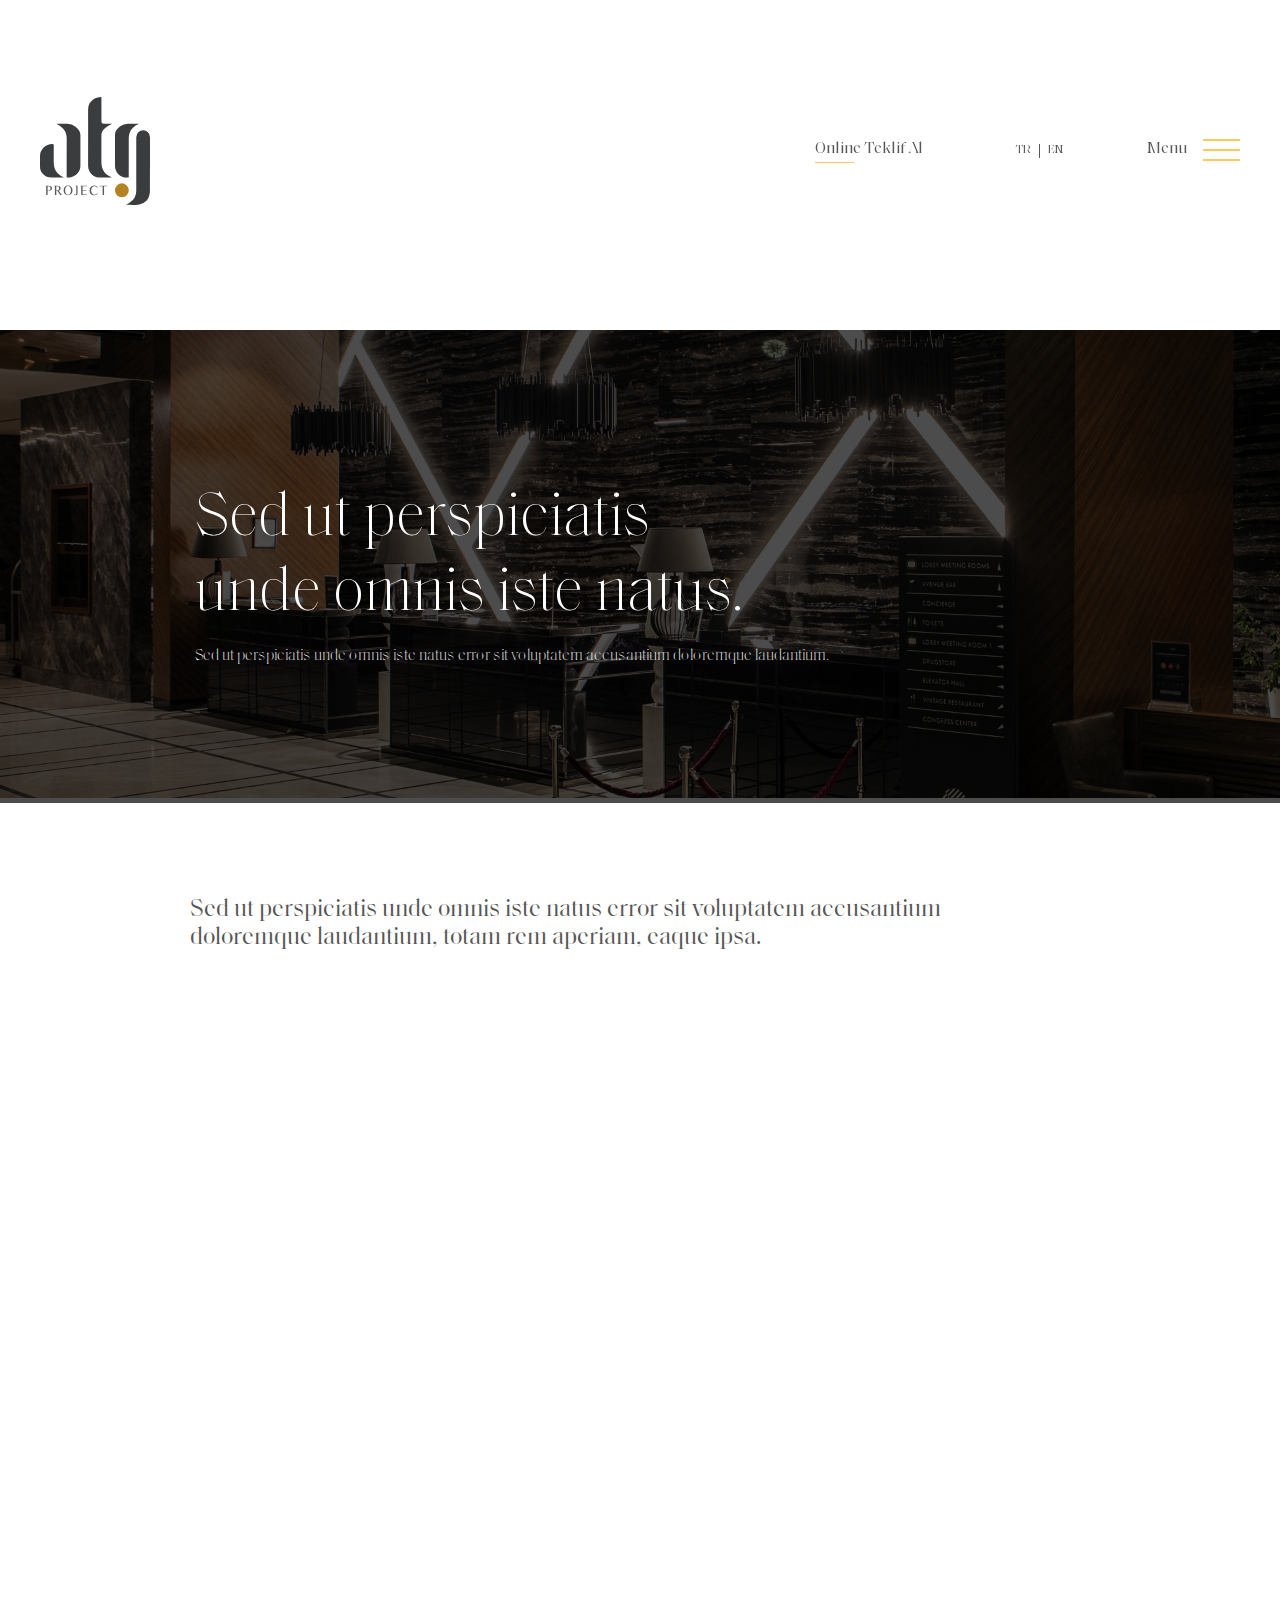
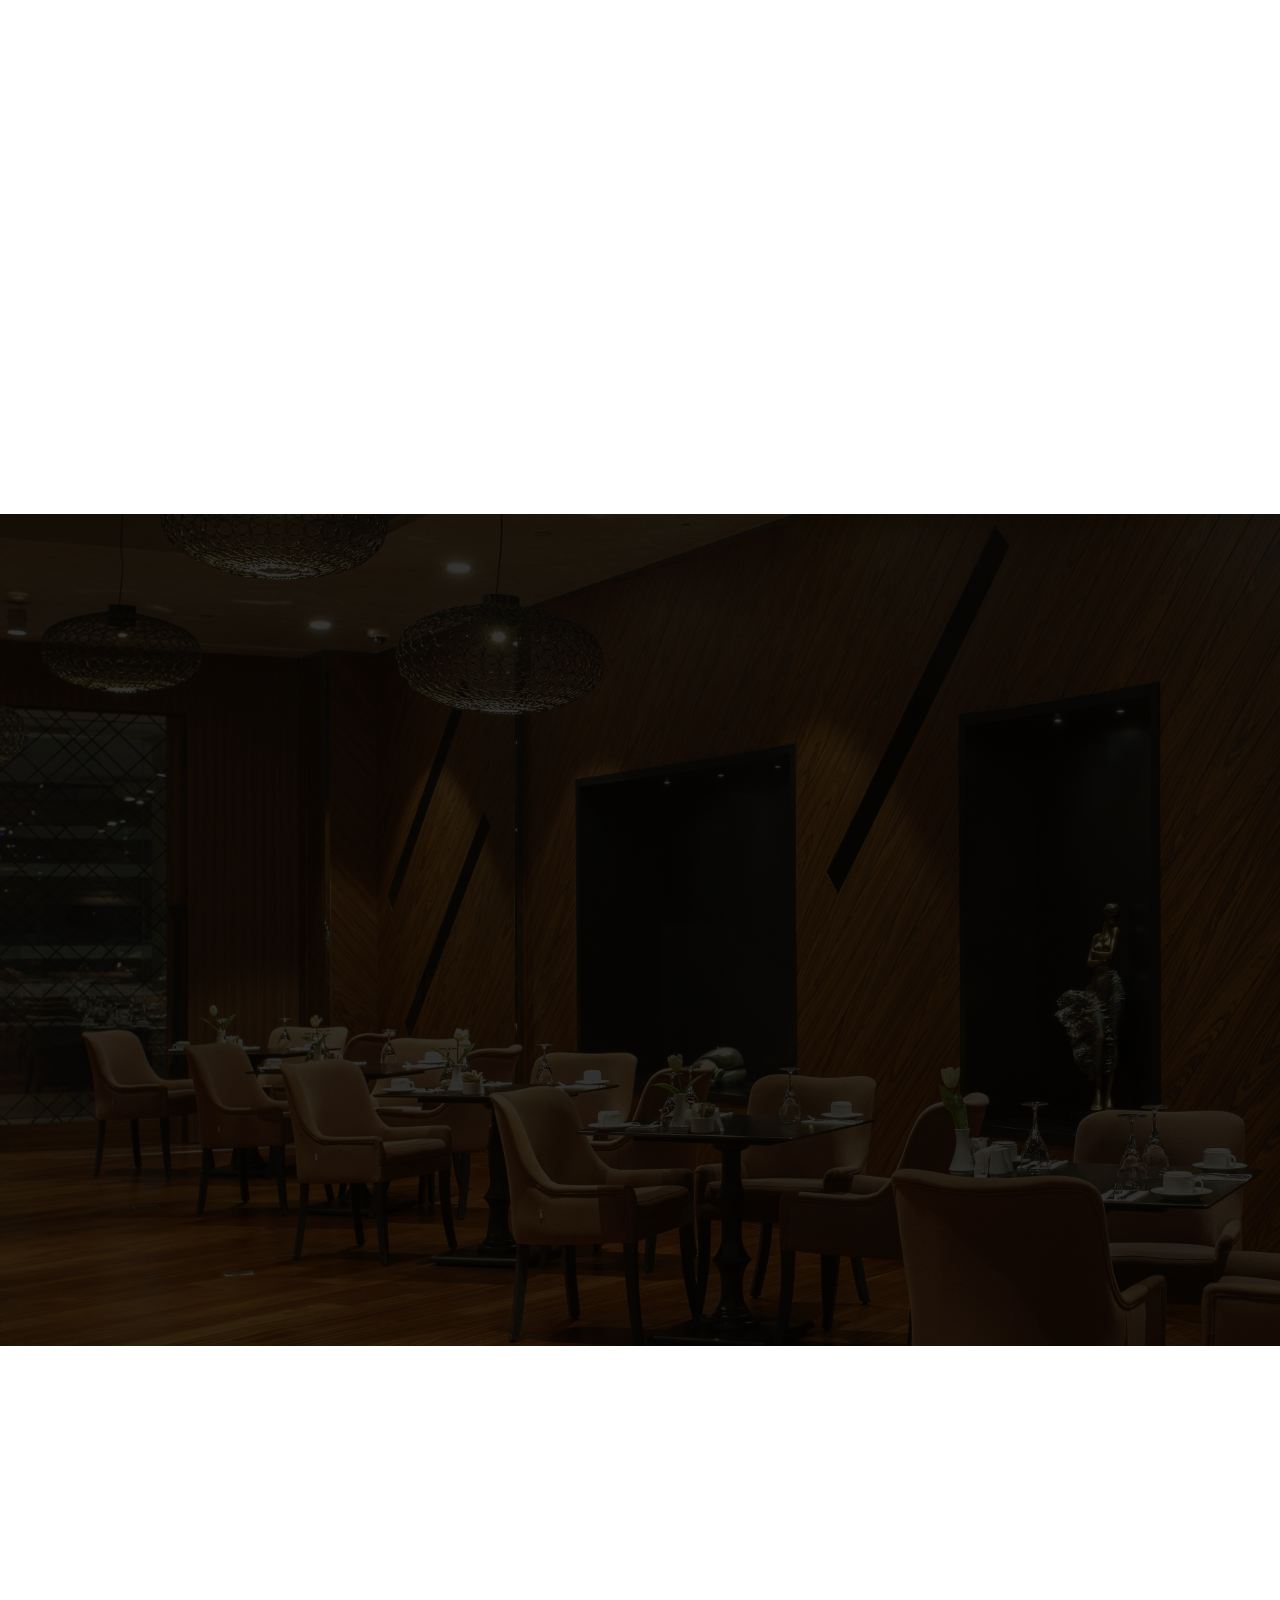
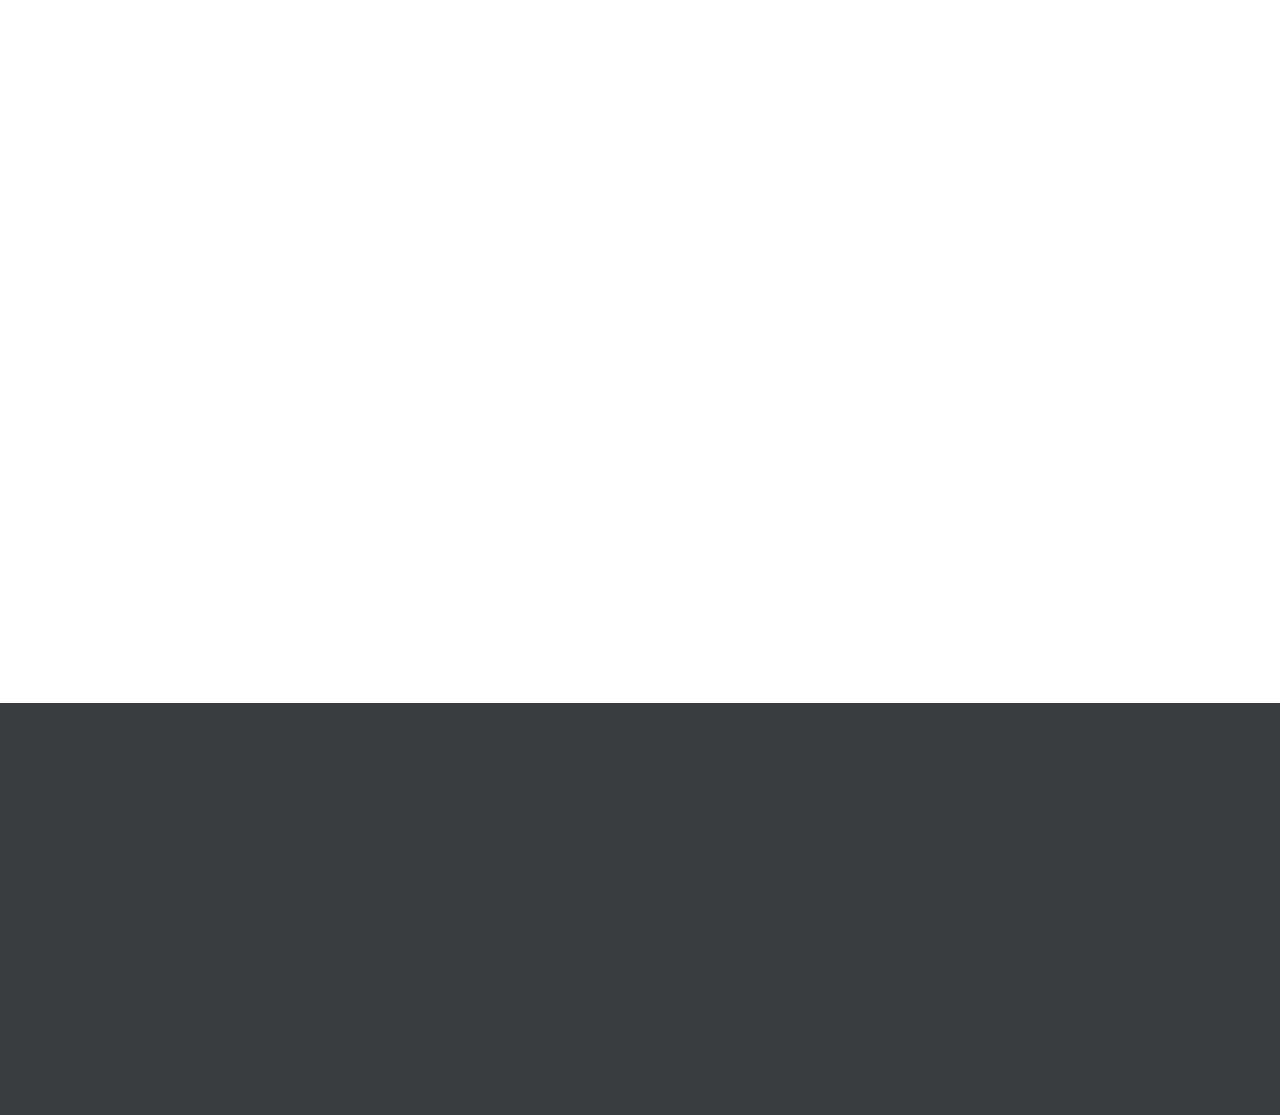
<file: blog-detay.html>
﻿<!DOCTYPE html>
<html xmlns="http://www.w3.org/1999/xhtml">
<head>
    <title></title>
    <meta http-equiv="X-UA-Compatible" content="IE=edge" />
    <link href="css/normalize.css" rel="stylesheet" />
    <script type="text/javascript">
        var cachebuster = Math.round(new Date().getTime() / 1000);
        document.write('<li' + 'nk rel="stylesheet" href="css/style.css?cb=' + cachebuster + '">');
    </script>
    <link rel="stylesheet" href="css/owl.carousel.min.css">
    <link rel="stylesheet" href="css/owl.theme.default.min.css">
    <link rel="stylesheet" type="text/css" href="css/animate.css" />
    <meta name="viewport" content="initial-scale=1.0" />

    
</head>
<body>
	<div class="online-teklif-popup">
		<form id="form" accept-charset="UTF-8" enctype="multipart/form-data" novalidate="">
		<a href="javascript:;" class="close"><img src="img/close.svg" /></a>
		<div class="center neler-yaptik ">
			<div class="left">
				<h2 data-split-letters-big="50">Online Teklif</h2> 
				<h3 data-split-letters="1000">Online Teklif Formu</h3>
				<div class="text">
					<div class="colm-text">
						Sed ut perspiciatis unde omnis iste natus error sit voluptatem <br>accusantium doloremque laudantium, totam rem aperiam, eaque ipsa<br> quae ab illo inventore veritatis et quasi.
					</div>
				</div>
				<div class="ik-form" data-wow-delay="1s">
					<div class="row">
						<span>İsim Soyisim</span>
						<input type="text" name="adiSoyadiOnline" id="adiSoyadiOnline" class="text">
					</div>
					<div class="row">
						<span>Telefon</span>
						<input type="text" name="telefonOnline" id="telefonOnline" class="text">
					</div>
					<div class="row">
						<span>E-Posta</span>
						<input type="email" id="emailOnline" name="emailOnline"  class="text">
					</div>
					<div class="row">
						<span>Mesajınız</span>
						<input type="text" id="mesajOnline" name="mesajOnline" class="text">
					</div>
					<div class="row">
						
						<div class="form-btn">
							<input type="submit" class="send-btn" value="gönder">
						</div>
						
					</div>
				</div>
				<div class="clr"></div>
			</div>
			<div class="clr"></div>
		</div>
	</form>
	</div>
    <div class="popup-bg"></div>
	

    <div class="menu-wrapper">
        <div class="center">
            <nav>
                <a href="index.html">Anasayfa <span>Anasayfa</span></a>
                <div class="clr"></div>
                <a href="kurumsal.html">Kurumsal <span>Kurumsal</span></a>
                <div class="clr"></div>
                <a href="neler-yaptik.html">Neler Yaptık<span>Neler Yaptık</span></a>
                <div class="clr"></div>
                <!--<a href="neler-yaptik.html">Neler Yaptık<span>Neler Yaptık</span></a>-->
                <div class="clr"></div>
                <a href="blog.html">Blog<span>Blog</span></a>
                <div class="clr"></div>
                <a class="link" href="index.html#iletisim" style="margin-bottom:0;">İletişim<span>İletişim</span></a>
            </nav>
            <div class="menu-bottom">
                <div class="item-menu social-left">
                    <a href="#"><img src="img/face-white.svg" /></a>
                    <a href="#"><img src="img/instagram-white.svg" /></a>
                    <a href="#"><img src="img/youtube-white.svg" /></a>
                </div>
                <div class="item-menu">
                    Anadolu Tasarım Grubu
                </div>
                <div class="item-menu">
                    2020
                </div>
            </div>
        </div>
    </div>

	<header>
		<div class="center">
            
            <nav>
                <div class="left-header">
                    <a href="index.html" class="logo"></a>
                </div>
                <div class="right-header">
                    <a href="javascript:;" class="online-teklif">Online Teklif Al</a>
                    <div class="lang">
                        <a href="#">TR</a>
                        <a href="#">EN</a>
                    </div>
                    <div class="menu-btn">
                        <p>Menu</p>
                        <div class="nav-icon">
                            <div></div>
                        </div>
                    </div>
                </div>
                
                
            </nav>
		</div>
    </header>
    

    
    <div class="blog-top">
        <img src="img/blog-detay.jpg" />
        <div class="text">
            <h1 data-split-letters-big="50">Sed ut perspiciatis<br> 
                unde omnis iste natus.</h1>
            <p class="wow fadeInUp" data-wow-delay="1s">Sed ut perspiciatis unde omnis iste natus error sit voluptatem accusantium doloremque laudantium.</p>
        </div>
    </div>

    

    <div class="blog-detail-content">
        <h3 class="wow fadeInUp" data-wow-delay="0.5s">Sed ut perspiciatis unde omnis iste natus error sit voluptatem accusantium doloremque laudantium, totam rem aperiam, eaque ipsa.</h3>
        <p class="wow fadeInUp" data-wow-delay="0.5s">Sed ut perspiciatis unde omnis iste natus error sit voluptatem accusantium doloremque laudantium, totam rem aperiam, eaque ipsa quae ab illo inventore veritatis et quasi architecto beatae vitae dicta sunt explicabo. Nemo enim ipsam voluptatem quia voluptas sit aspernatur aut odit aut fugit, sed quia consequuntur magni dolores eos qui ratione voluptatem sequi nesciunt. Neque porro quisquam est, qui dolorem ipsum quia dolor sit amet, consectetur, adipisci velit, sed quia non numquam eius modi tempora incidunt ut labore et dolore magnam aliquam quaerat voluptatem. Ut enim ad minima veniam, quis nostrum exercitationem ullam corporis suscipit laboriosam, nisi ut aliquid ex ea commodi consequatur? Quis autem vel eum iure reprehenderit qui in ea voluptate velit esse quam nihil molestiae consequatur, vel illum qui dolorem eum fugiat quo voluptas nulla pariatur? At vero eos et accusamus et iusto odio dignissimos ducimus qui blanditiis praesentium voluptatum deleniti atque corrupti quos dolores et quas molestias excepturi sint occaecati cupiditate non provident, similique sunt in culpa qui officia deserunt mollitia animi, id est laborum et dolorum fuga. Et harum quidem rerum facilis est et expedita distinctio.</p>
        <img class="wow fadeInUp" data-wow-delay="0.5s" src="img/blog-detay-1.jpg" />
        <p class="wow fadeInUp" data-wow-delay="0.5s">Sed ut perspiciatis unde omnis iste natus error sit voluptatem accusantium doloremque laudantium, totam rem aperiam, eaque ipsa quae ab illo inventore veritatis et quasi architecto beatae vitae dicta sunt explicabo. Nemo enim ipsam voluptatem quia voluptas sit aspernatur aut odit aut fugit, sed quia consequuntur magni dolores eos qui ratione voluptatem sequi nesciunt. Neque porro quisquam est, qui dolorem ipsum quia dolor sit amet, consectetur, adipisci velit, sed quia non numquam eius modi tempora incidunt ut labore et dolore magnam aliquam quaerat voluptatem. Ut enim ad minima veniam, quis nostrum exercitationem ullam corporis suscipit laboriosam, nisi ut aliquid ex ea commodi consequatur? Quis autem vel eum iure reprehenderit qui in ea voluptate velit esse quam nihil molestiae consequatur, vel illum qui dolorem eum fugiat quo voluptas nulla pariatur? At vero eos et accusamus et iusto odio dignissimos ducimus qui blanditiis praesentium voluptatum deleniti atque corrupti quos dolores et quas molestias excepturi sint occaecati cupiditate non provident, similique sunt in culpa qui officia deserunt mollitia animi, id est laborum et dolorum fuga. Et harum quidem rerum facilis est et expedita distinctio.</p>
    </div>


    

    <div class="blog-row ilgili-yazilar">
        <div class="center">
            <div class="text-top">
                <h3 style="margin-top:70px" data-split-letters-big="50">İlgili Yazılar</h3> 
                
            </div>
            <div class="clr"></div>
            <div class="blog-2-colm wow fadeInLeft" data-wow-delay="0.6s">
                <img src="img/blog-1.jpg" />
                <div class="text-area">
                    <div class="title">Sed ut perspiciatis unde omnis iste natus error sit voluptatem</div>
                    <p>Sed ut perspiciatis unde omnis iste natus error sit voluptatem accusantium doloremque laudantium.</p>
                    <a href="#">devamını oku</a>
                </div>
            </div>

            <div class="blog-2-colm wow fadeInRight" data-wow-delay="0.6s">
                <img src="img/blog-1.jpg" />
                <div class="text-area">
                    <div class="title">Sed ut perspiciatis unde omnis iste natus error sit voluptatem</div>
                    <p>Sed ut perspiciatis unde omnis iste natus error sit voluptatem accusantium doloremque laudantium.</p>
                    <a href="#">devamını oku</a>
                </div>
               
            </div>

        </div>
    </div>

    <div class="clr"></div>



	 <div class="contact center" id="iletisim">
        <div class="text-top">
            <h2 data-split-letters-big="50">iletişim</h2> 
            <h3 data-split-letters="1000">iletişim</h3>
        </div>
		
		   <div class="contact-right wow fadeInRight" data-wow-delay="1.1s">
            <div class="title-top">iletişim formu</div>
            <p>Tüm soru, görüş ve önerileriniz için aşağıdaki form aracılığı ile bize ulaşabilirsiniz.</p>
			<form id="formIletisim" accept-charset="UTF-8" enctype="multipart/form-data" novalidate="">
			
            <div class="row">
                <span>İsim Soyisim</span>
                <input type="text" name="adiSoyadi" id="adiSoyadi"  class="text" />
            </div>
            <div class="row">
                <span>Telefon</span>
                <input type="text" name="telefon" id="telefon"  class="text" />
            </div>
            <div class="row">
                <span>E-Posta</span>
                <input type="text" name="email" id="email"  class="text" />
            </div>
            <div class="row">
                <span>Mesajınız</span>
                <input type="text" name="mesaj" id="mesaj"  class="text" />
            </div>
            <div class="row">
                <div class="form-btn">
                    <input type="submit" class="send-btn" value="gönder" />
                </div>
            </div>
			</form>
        </div>


        <div class="contact-left wow fadeInLeft" data-wow-delay="1.1s">
			<img src="img/mobil-contact.svg" class="mobil-contact" >
            <div class="row">
                <div class="title-sub">Adres</div>
                <p>Balıkhisar Mah. <br>
                Yıldırım Beyazıt Cad. No:47 <br>
                Akyurt -  Ankara </p>
                <div class="clr"></div>
                <a href="#" class="map-link">haritada göster</a>
            </div>
            <div class="row mobil-left">
                <div class="title-sub">Telefon</div>
                <p>0 (312) 312 12 12<br>
                    0 (312) 312 12 12</p>
            </div>
            <div class="row mobil-right">
                <div class="title-sub">E-Posta</div>
                <a class="eposta" href="mailto:info@atgproject.com">info@atgproject.com</a>
            </div>
            <div class="row line"></div>
            <div class="row last-item">
                <div class="title-sub">Bize Ulaşın</div>
                <p>Sosyal medya kanallarımızdan bize ulaşabilir, <br>
                    yeniliklerden haberdar olabilirsiniz. </p>
                <div class="social">
                    <a href="#"><img src="img/facebook.svg"/></a>
                    <a href="#"><img src="img/instagram.svg"/></a>
                    <a href="#"><img src="img/youtube.svg"/></a>
                </div>
				<div class="social social-mobil">
                    <a href="#"><img src="img/facebook-mobil.svg"/></a>
                    <a href="#"><img src="img/instagram-mobil.svg"/></a>
                    <a href="#"><img src="img/youtube-mobil.svg"/></a>
                </div>
            </div>
        </div>


      

		<div class="clr"></div>

    </div>
    

 <footer>
        <div class="center">
            <a href="#" class="footer-logo wow fadeInUp" data-wow-delay="0.5s"><img src="img/footer-logo.svg" /></a>
            <div class="footer-menu ">
                <div class="item-link wow fadeIn" data-wow-delay="0.0s">
                    <a href="#" class="top-link">Kurumsal</a>
                    <div class="bottom-menu-footer">
                        <a href="#" class="bottom-link">Hakkımızda</a>
                        <a href="#" class="bottom-link">İnsan Kaynakları </a>
                        <a href="#" class="bottom-link">Ekibimiz</a>
                        <a href="#" class="bottom-link">Dökümanlar</a>
                    </div>
                </div>
                <div class="item-link wow fadeIn" data-wow-delay="0.2s">
                    <a href="#" class="top-link">Online Teklif Al</a>
                </div>
                <div class="item-link wow fadeIn" data-wow-delay="0.4s">
                    <a href="#" class="top-link">Neler Yaparız</a>
                </div>
                <div class="item-link wow fadeIn" data-wow-delay="0.6s">
                    <a href="#" class="top-link">Neler Yaptık</a>
                </div>
                <div class="item-link wow fadeIn" data-wow-delay="0.8s">
                    <a href="#" class="top-link"> Blog</a>
                </div>
                <div class="item-link wow fadeIn" data-wow-delay="1s">
                    <a href="#" class="top-link">İletişim</a>
                </div>
            </div>

            <div class="clr"></div>

            <div class="footer-bottom wow fadeInUp" data-wow-delay="0.8s">
                <div class="item-bottom">
                    Anadolu Tasarım Grubu
                </div>
                <div class="item-bottom center-item">
                    2020
                </div>
                <div class="item-bottom right">
                    <a href="#">WEB TASARIM VE UYGULAMA <img src="img/siradisi.svg" /></a>
                </div>
            </div>
            
        </div>
    </footer>
   
  <script type="text/javascript" src="js/main_2.js"></script>
    <script src="js/jquery.min.js"></script>
    <script src="js/owl.carousel.js"></script>
    <script type="text/javascript" src="js/wow.min.js"></script>
	<script src="js/jquery.maskedinput.js"></script>
	<script src='js/jquery.validate.js'></script>
    <script>
        var cachebuster = Math.round(new Date().getTime() / 1000);
        document.write('<scr' + 'ipt type="text/javascript" src="js/function.js?cb=' + cachebuster + '"></scr' + 'ipt>');
    </script>
    <script src="js/TweenMax.js"></script>
    

</body>
</html>
</file>
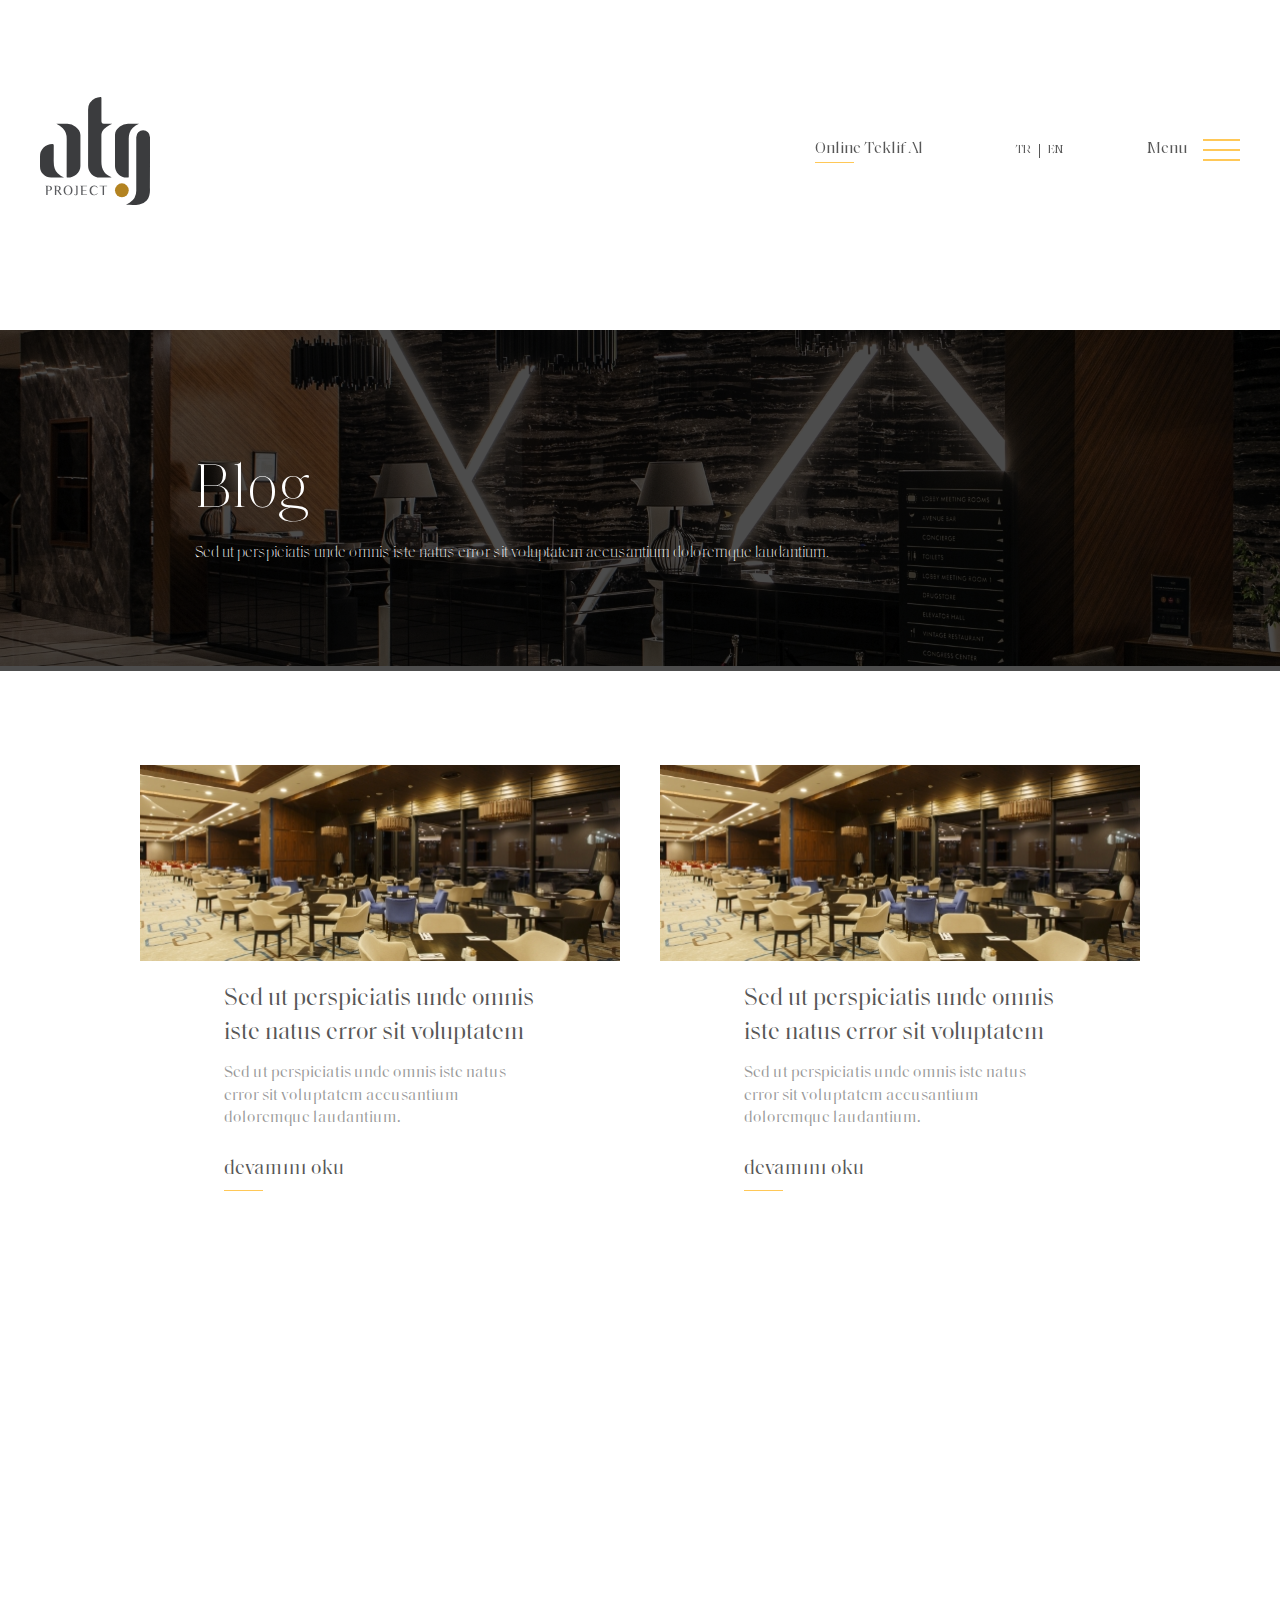
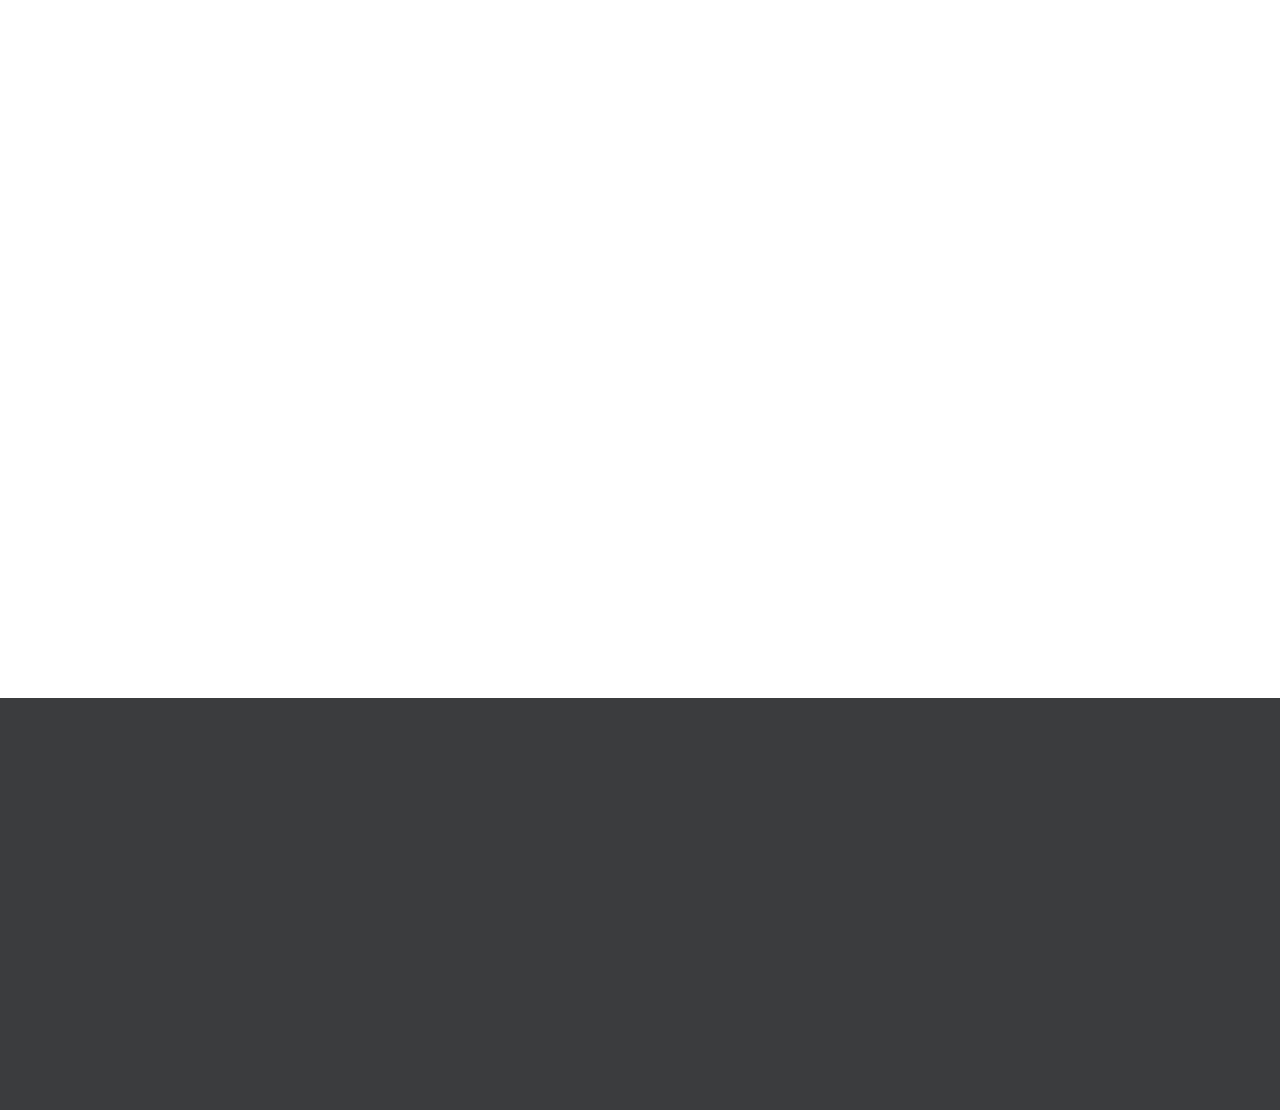
<file: blog.html>
﻿<!DOCTYPE html>
<html xmlns="http://www.w3.org/1999/xhtml">
<head>
    <title></title>
    <meta http-equiv="X-UA-Compatible" content="IE=edge" />
    <link href="css/normalize.css" rel="stylesheet" />
    <script type="text/javascript">
        var cachebuster = Math.round(new Date().getTime() / 1000);
        document.write('<li' + 'nk rel="stylesheet" href="css/style.css?cb=' + cachebuster + '">');
    </script>
    <link rel="stylesheet" href="css/owl.carousel.min.css">
    <link rel="stylesheet" href="css/owl.theme.default.min.css">
    <link rel="stylesheet" type="text/css" href="css/animate.css" />
    <meta name="viewport" content="initial-scale=1.0" />

    
</head>
<body>
	<div class="online-teklif-popup">
		<form id="form" accept-charset="UTF-8" enctype="multipart/form-data" novalidate="">
		<a href="javascript:;" class="close"><img src="img/close.svg" /></a>
		<div class="center neler-yaptik ">
			<div class="left">
				<h2 data-split-letters-big="50">Online Teklif</h2> 
				<h3 data-split-letters="1000">Online Teklif Formu</h3>
				<div class="text">
					<div class="colm-text">
						Sed ut perspiciatis unde omnis iste natus error sit voluptatem <br>accusantium doloremque laudantium, totam rem aperiam, eaque ipsa<br> quae ab illo inventore veritatis et quasi.
					</div>
				</div>
				<div class="ik-form" data-wow-delay="1s">
					<div class="row">
						<span>İsim Soyisim</span>
						<input type="text" name="adiSoyadiOnline" id="adiSoyadiOnline" class="text">
					</div>
					<div class="row">
						<span>Telefon</span>
						<input type="text" name="telefonOnline" id="telefonOnline" class="text">
					</div>
					<div class="row">
						<span>E-Posta</span>
						<input type="email" id="emailOnline" name="emailOnline"  class="text">
					</div>
					<div class="row">
						<span>Mesajınız</span>
						<input type="text" id="mesajOnline" name="mesajOnline" class="text">
					</div>
					<div class="row">
						
						<div class="form-btn">
							<input type="submit" class="send-btn" value="gönder">
						</div>
						
					</div>
				</div>
				<div class="clr"></div>
			</div>
			<div class="clr"></div>
		</div>
	</form>
	</div>
    <div class="popup-bg"></div>
	

    <div class="menu-wrapper">
        <div class="center">
            <nav>
                <a href="index.html">Anasayfa <span>Anasayfa</span></a>
                <div class="clr"></div>
                <a href="kurumsal.html">Kurumsal <span>Kurumsal</span></a>
                <div class="clr"></div>
                <a href="neler-yaptik.html">Neler Yaptık<span>Neler Yaptık</span></a>
                <div class="clr"></div>
                <!--<a href="neler-yaptik.html">Neler Yaptık<span>Neler Yaptık</span></a>-->
                <div class="clr"></div>
                <a href="blog.html">Blog<span>Blog</span></a>
                <div class="clr"></div>
                <a class="link" href="index.html#iletisim" style="margin-bottom:0;">İletişim<span>İletişim</span></a>
            </nav>
            <div class="menu-bottom">
                <div class="item-menu social-left">
                    <a href="#"><img src="img/face-white.svg" /></a>
                    <a href="#"><img src="img/instagram-white.svg" /></a>
                    <a href="#"><img src="img/youtube-white.svg" /></a>
                </div>
                <div class="item-menu">
                    Anadolu Tasarım Grubu
                </div>
                <div class="item-menu">
                    2020
                </div>
            </div>
        </div>
    </div>

	<header>
		<div class="center">
            
            <nav>
                <div class="left-header">
                    <a href="index.html" class="logo"></a>
                    
                </div>
                <div class="right-header">
                    <a href="javascript:;" class="online-teklif">Online Teklif Al</a>
                    <div class="lang">
                        <a href="#">TR</a>
                        <a href="#">EN</a>
                    </div>
                    <div class="menu-btn">
                        <p>Menu</p>
                        <div class="nav-icon">
                            <div></div>
                        </div>
                    </div>
                </div>
                
                
            </nav>
		</div>
    </header>
    

    
    <div class="blog-top">
        <img src="img/blog-top.jpg" />
        <div class="text">
            <h1 data-split-letters-big="50">Blog</h1>
            <p class="wow fadeInUp" data-wow-delay="1s">Sed ut perspiciatis unde omnis iste natus error sit voluptatem accusantium doloremque laudantium.</p>
        </div>
    </div>

    <div class="blog-row-page">
        <div class="blog-2-colm wow fadeInLeft" data-wow-delay="0.6s">
            <img src="img/blog-1.jpg">
            <div class="text-area">
                <div class="title">Sed ut perspiciatis unde omnis iste natus error sit voluptatem</div>
                <p>Sed ut perspiciatis unde omnis iste natus error sit voluptatem accusantium doloremque laudantium.</p>
                <a href="blog-detay.html">devamını oku</a>
            </div>
        </div>
        <div class="blog-2-colm wow fadeInRight" data-wow-delay="0.6s">
            <img src="img/blog-1.jpg">
            <div class="text-area">
                <div class="title">Sed ut perspiciatis unde omnis iste natus error sit voluptatem</div>
                <p>Sed ut perspiciatis unde omnis iste natus error sit voluptatem accusantium doloremque laudantium.</p>
                <a href="blog-detay.html">devamını oku</a>
            </div>
        </div>
    </div>
   
    <div class="clr"></div>

    <div class="blog-row-1 wow fadeInUp" data-wow-delay="0.5s">
        <div class="blog-colm">
            <img src="img/blog-row.jpg">
            <div class="text-area">
                <div class="date">18.06.2020</div>
                <h2 class="title">Sed ut perspiciatis unde omnis<br> iste natus error sit voluptatem</h2>
                <p>Sed ut perspiciatis unde omnis iste natus error sit voluptatem accusantium doloremque laudantium, totam rem aperiam, eaque ipsa.</p>
                <a href="blog-detay.html">devamını oku</a>
            </div>
        </div>
    </div>

    <div class="blog-row-page">
        <div class="blog-2-colm wow fadeInLeft" data-wow-delay="0.6s">
            <img src="img/blog-1.jpg">
            <div class="text-area">
                <div class="title">Sed ut perspiciatis unde omnis iste natus error sit voluptatem</div>
                <p>Sed ut perspiciatis unde omnis iste natus error sit voluptatem accusantium doloremque laudantium.</p>
                <a href="blog-detay.html">devamını oku</a>
            </div>
        </div>
        <div class="blog-2-colm wow fadeInRight" data-wow-delay="0.6s">
            <img src="img/blog-1.jpg">
            <div class="text-area">
                <div class="title">Sed ut perspiciatis unde omnis iste natus error sit voluptatem</div>
                <p>Sed ut perspiciatis unde omnis iste natus error sit voluptatem accusantium doloremque laudantium.</p>
                <a href="blog-detay.html">devamını oku</a>
            </div>
        </div>
    </div>


  
    <footer>
        <div class="center">
            <a href="#" class="footer-logo wow fadeInUp" data-wow-delay="0.5s"><img src="img/footer-logo.svg" /></a>
            <div class="footer-menu ">
                <div class="item-link wow fadeIn" data-wow-delay="0.0s">
                    <a href="#" class="top-link">Kurumsal</a>
                    <div class="bottom-menu-footer">
                        <a href="#" class="bottom-link">Hakkımızda</a>
                        <a href="#" class="bottom-link">İnsan Kaynakları </a>
                        <a href="#" class="bottom-link">Ekibimiz</a>
                        <a href="#" class="bottom-link">Dökümanlar</a>
                    </div>
                </div>
                <div class="item-link wow fadeIn" data-wow-delay="0.2s">
                    <a href="#" class="top-link">Online Teklif Al</a>
                </div>
                <div class="item-link wow fadeIn" data-wow-delay="0.4s">
                    <a href="#" class="top-link">Neler Yaparız</a>
                </div>
                <div class="item-link wow fadeIn" data-wow-delay="0.6s">
                    <a href="#" class="top-link">Neler Yaptık</a>
                </div>
                <div class="item-link wow fadeIn" data-wow-delay="0.8s">
                    <a href="#" class="top-link"> Blog</a>
                </div>
                <div class="item-link wow fadeIn" data-wow-delay="1s">
                    <a href="#" class="top-link">İletişim</a>
                </div>
            </div>

            <div class="clr"></div>

            <div class="footer-bottom wow fadeInUp" data-wow-delay="0.8s">
                <div class="item-bottom">
                    Anadolu Tasarım Grubu
                </div>
                <div class="item-bottom center-item">
                    2020
                </div>
                <div class="item-bottom right">
                    <a href="#">WEB TASARIM VE UYGULAMA <img src="img/siradisi.svg" /></a>
                </div>
            </div>
            
        </div>
    </footer>
   
   
    <script type="text/javascript" src="js/main_2.js"></script>
    <script src="js/jquery.min.js"></script>
    <script src="js/owl.carousel.js"></script>
    <script type="text/javascript" src="js/wow.min.js"></script>
	<script src="js/jquery.maskedinput.js"></script>
	<script src='js/jquery.validate.js'></script>
    <script>
        var cachebuster = Math.round(new Date().getTime() / 1000);
        document.write('<scr' + 'ipt type="text/javascript" src="js/function.js?cb=' + cachebuster + '"></scr' + 'ipt>');
    </script>
    <script src="js/TweenMax.js"></script>
    

</body>
</html>
</file>
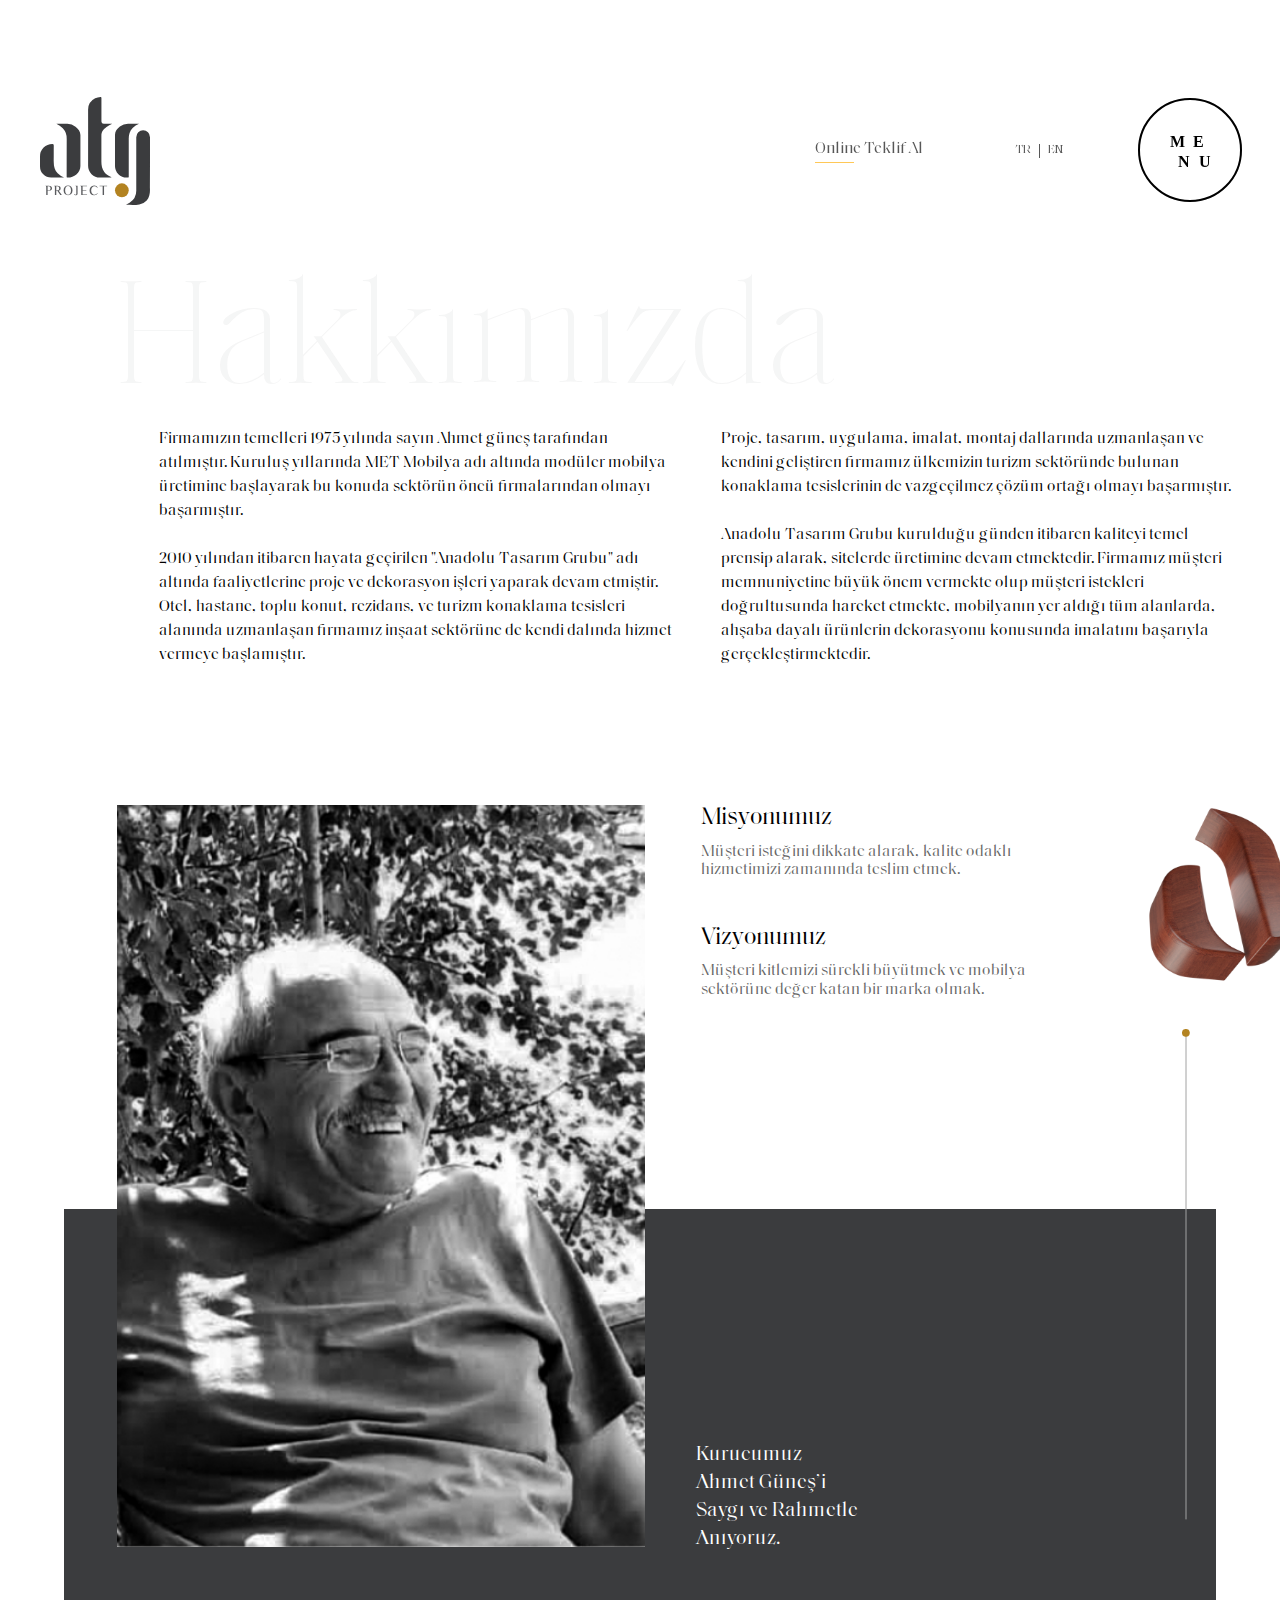
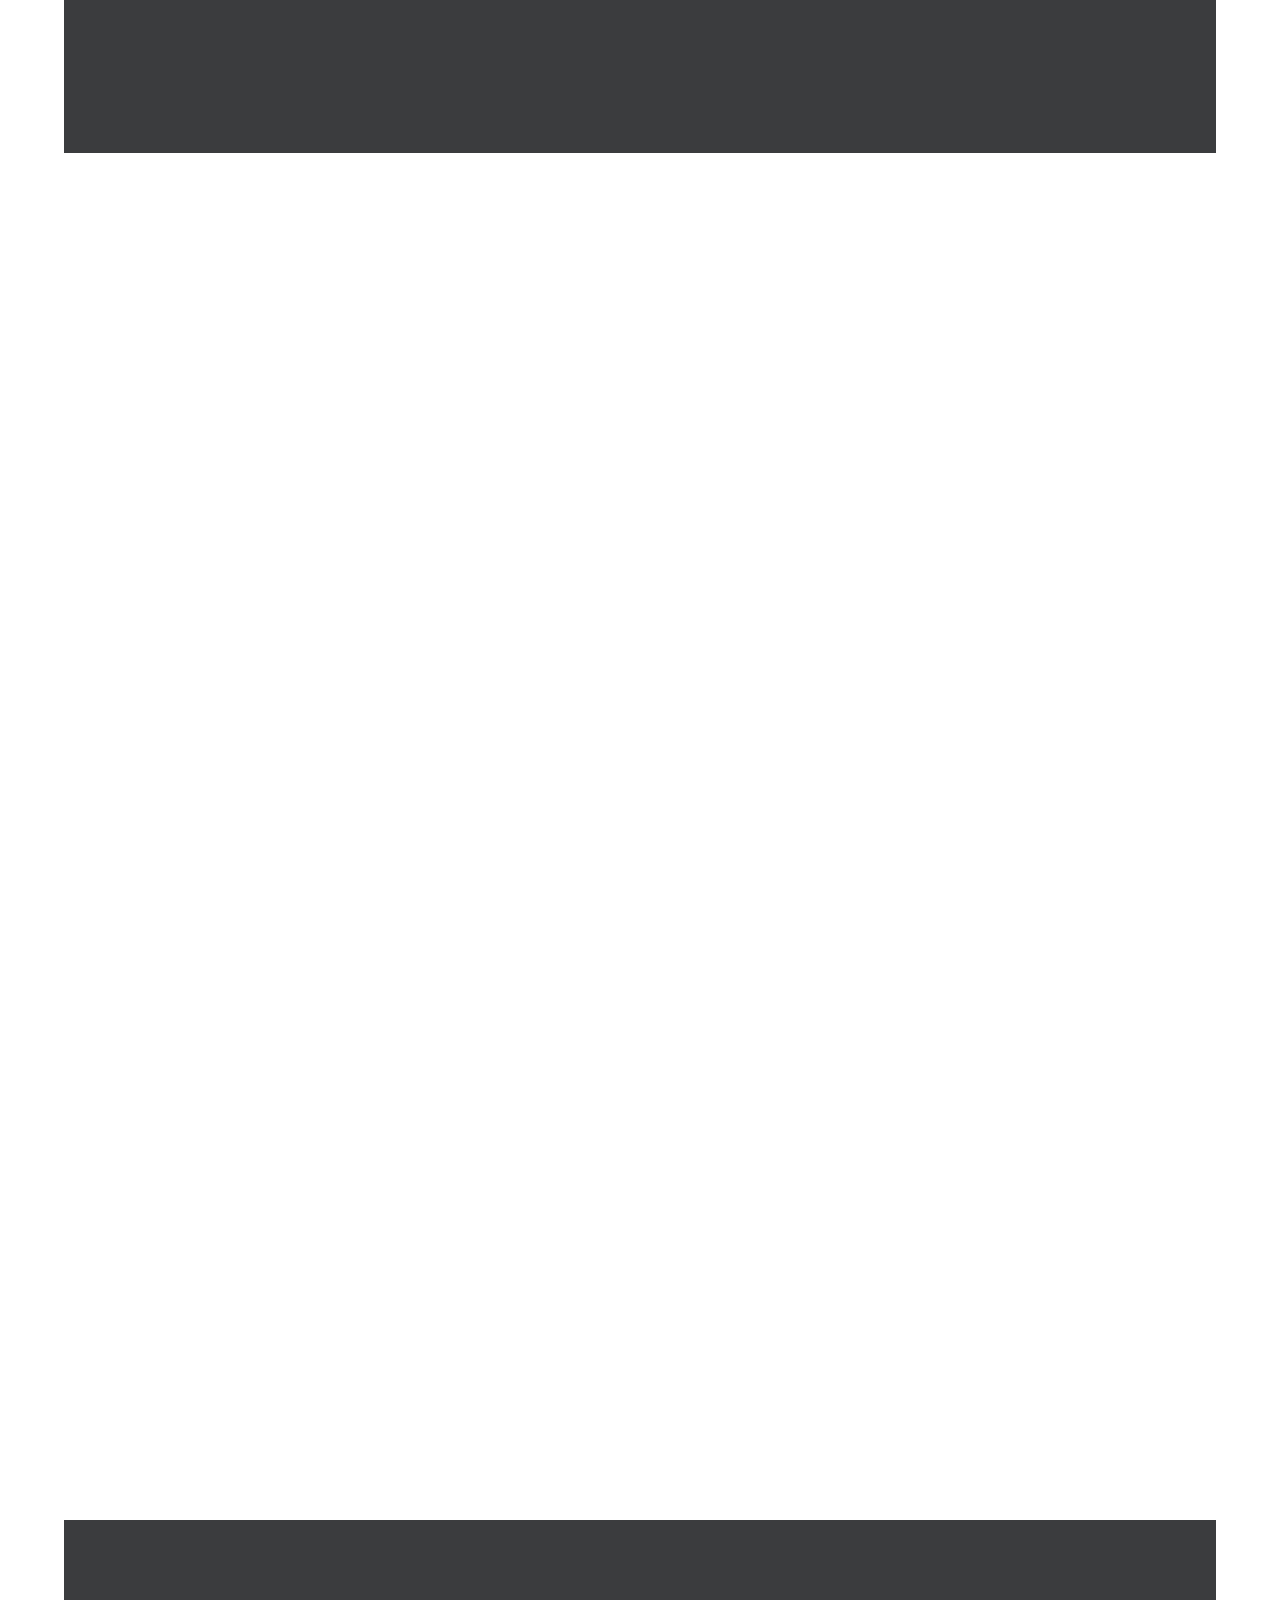
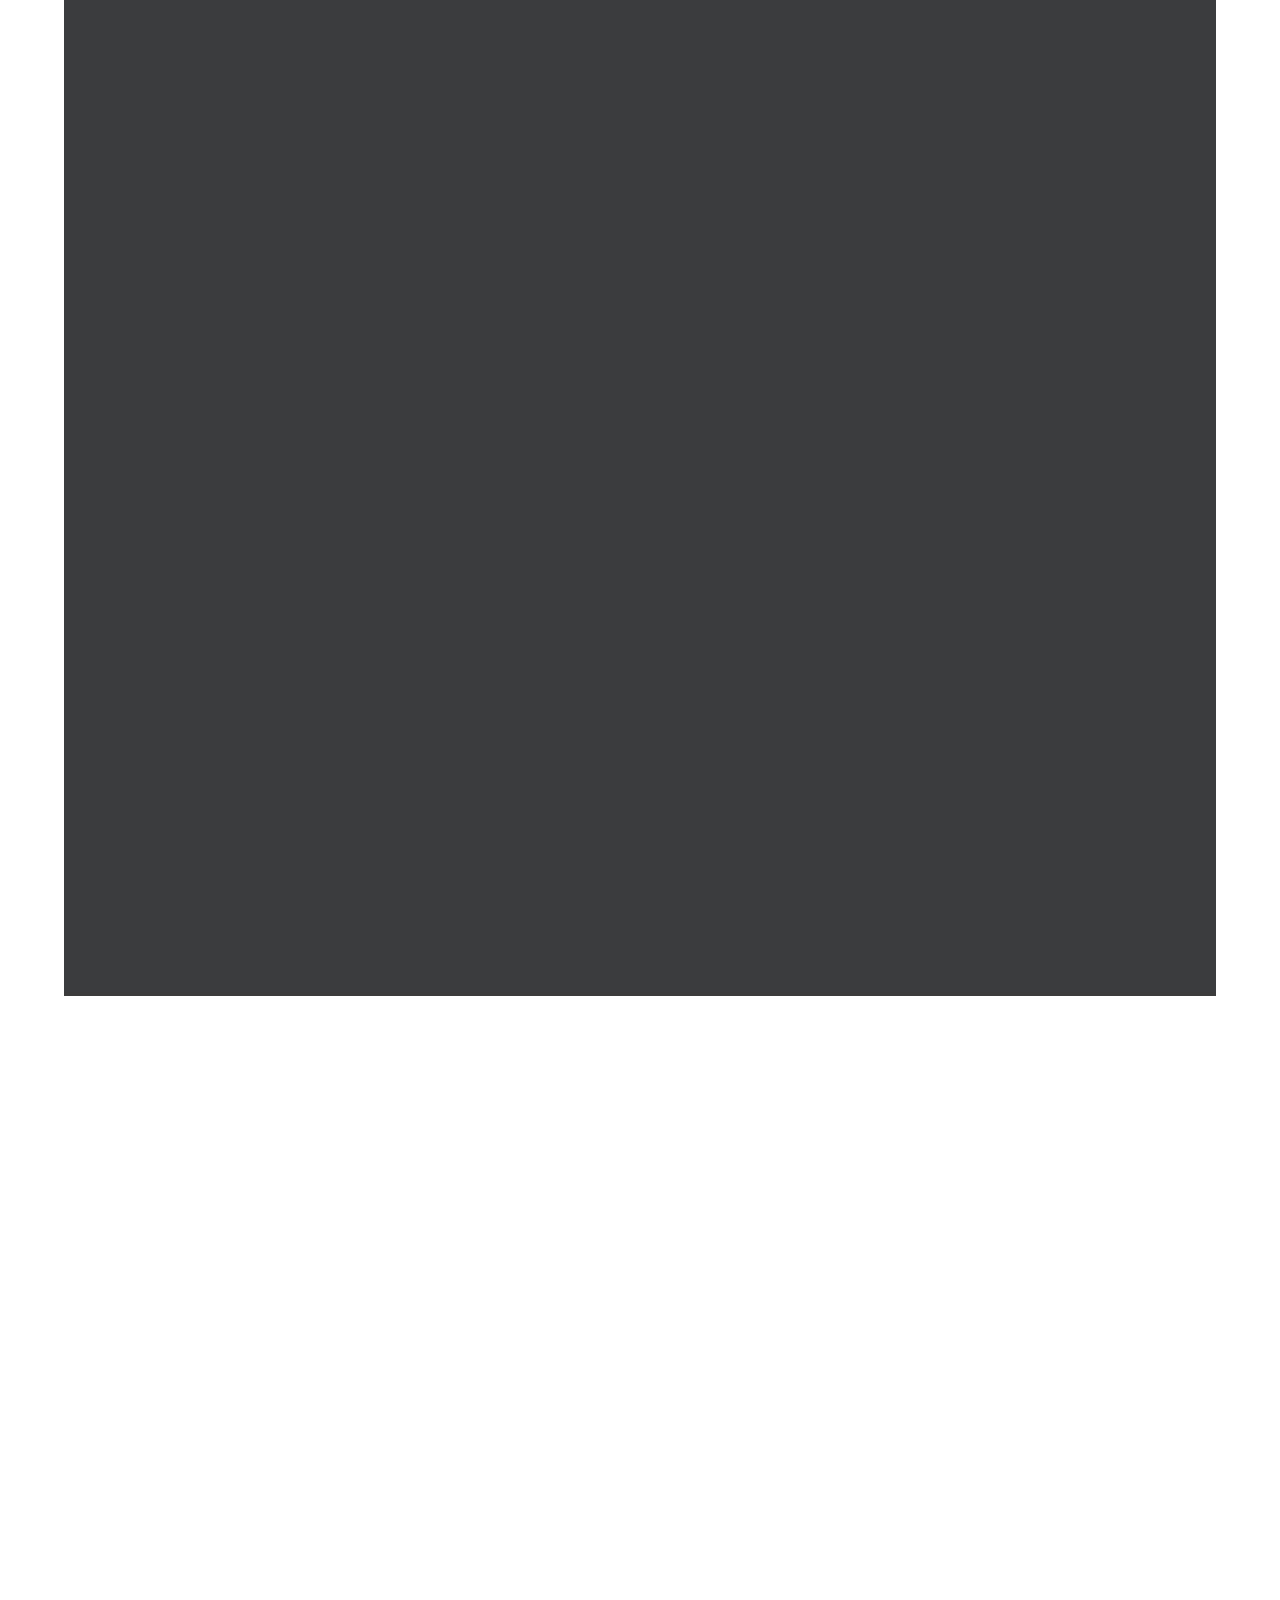
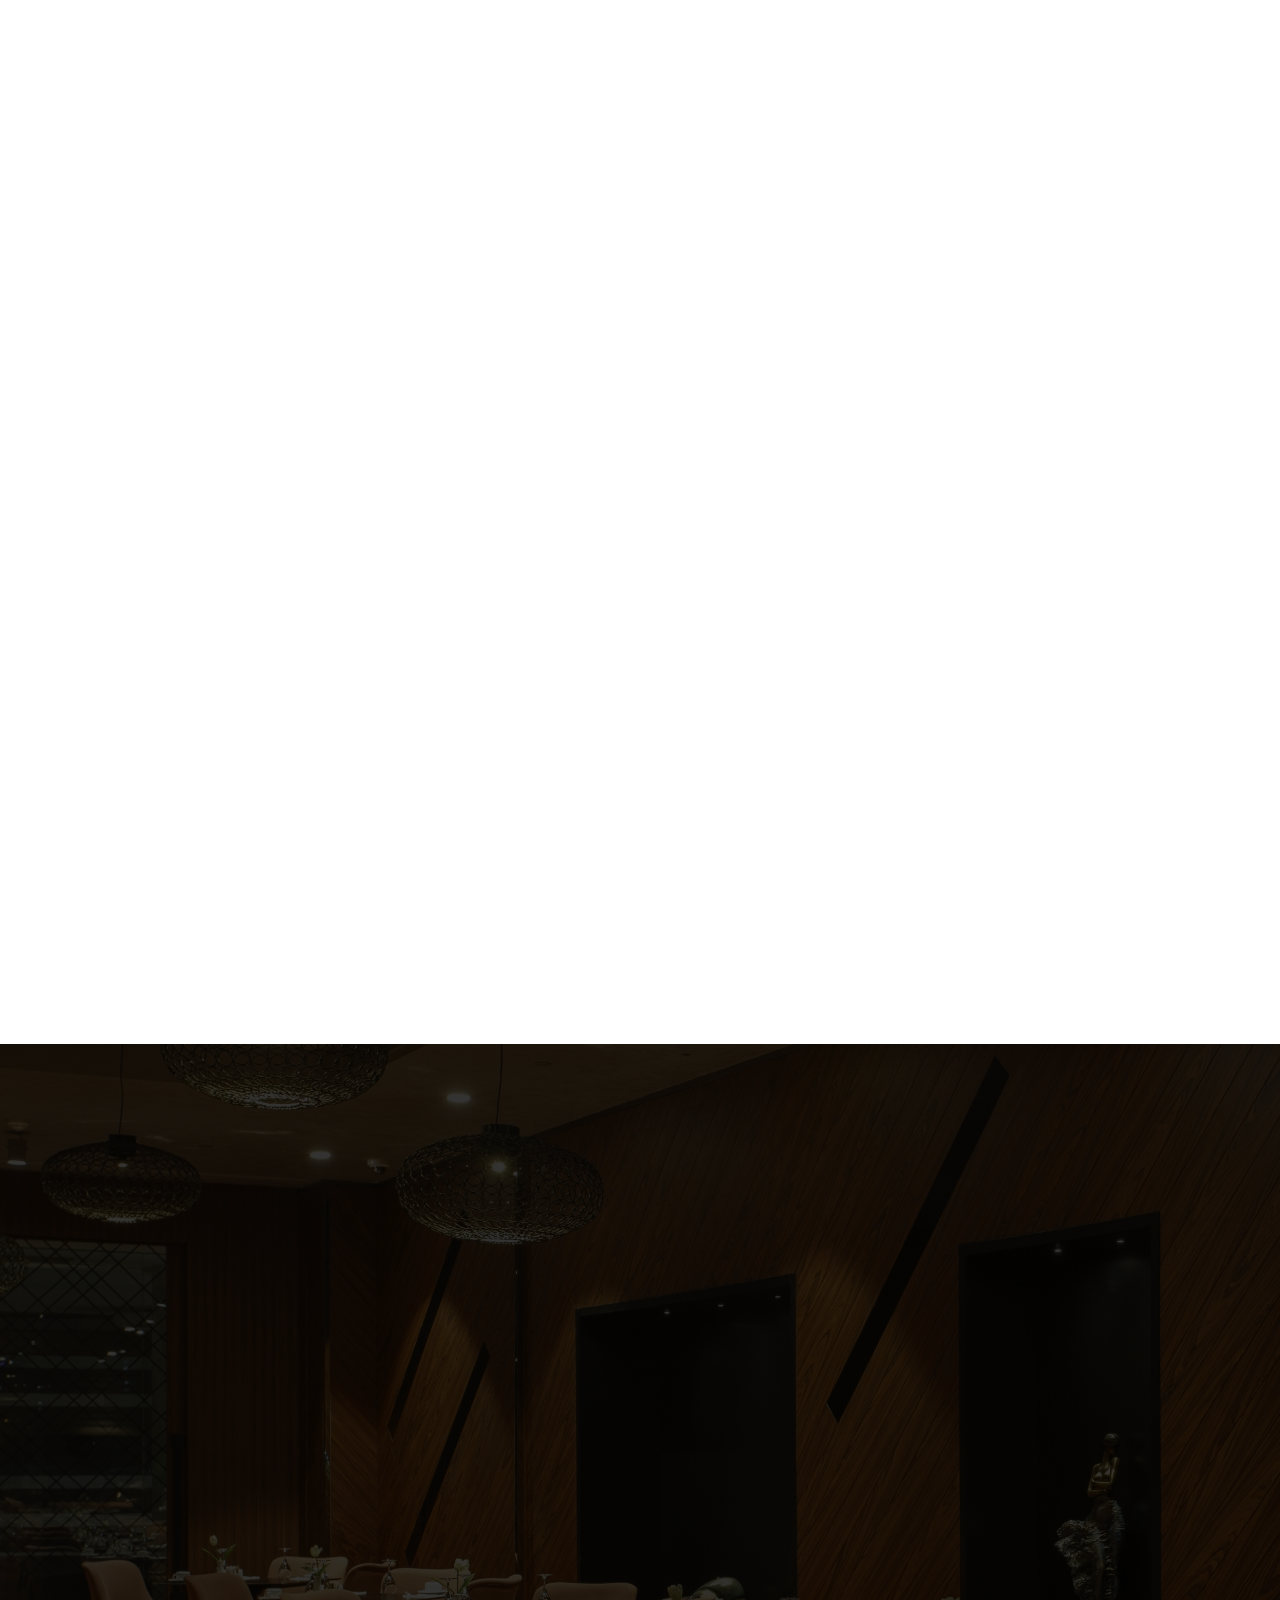
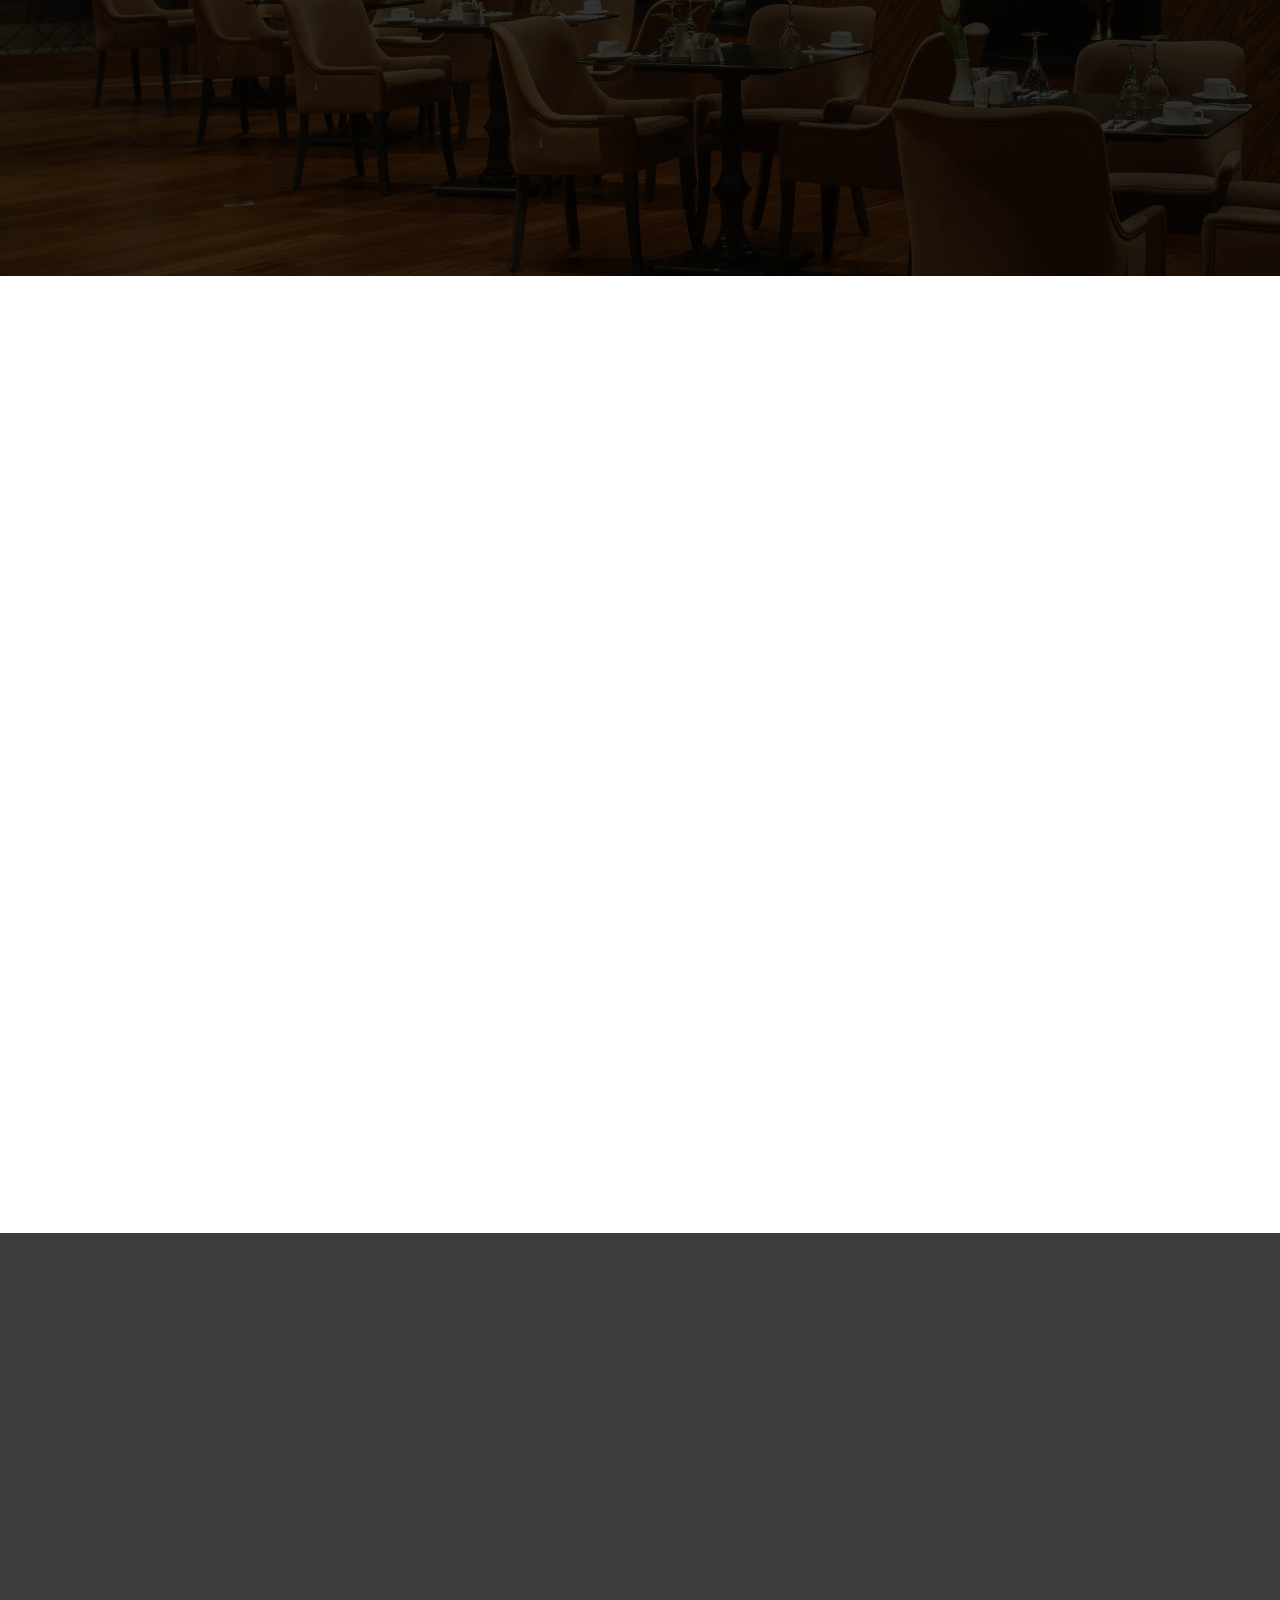
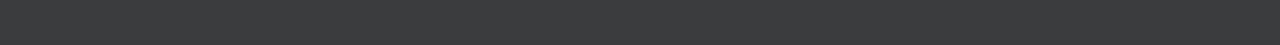
<file: kurumsal.html>
﻿<!DOCTYPE html>
<html xmlns="http://www.w3.org/1999/xhtml">
<head>
    <title></title>
    <meta http-equiv="X-UA-Compatible" content="IE=edge" />
    <link href="css/normalize.css" rel="stylesheet" />
    <script type="text/javascript">
        var cachebuster = Math.round(new Date().getTime() / 1000);
        document.write('<li' + 'nk rel="stylesheet" href="css/style.css?cb=' + cachebuster + '">');
    </script>
    <link rel="stylesheet" href="css/owl.carousel.min.css">
    <link rel="stylesheet" href="css/owl.theme.default.min.css">
    <link rel="stylesheet" type="text/css" href="css/animate.css" />
    <meta name="viewport" content="initial-scale=1.0" />

    
</head>
<body>

	<div class="online-teklif-popup">
		<form id="form" accept-charset="UTF-8" enctype="multipart/form-data" novalidate="">
		<a href="javascript:;" class="close"><img src="img/close.svg" /></a>
		<div class="center neler-yaptik ">
			<div class="left">
				<h2 data-split-letters-big="50">Online Teklif</h2> 
				<h3 data-split-letters="1000">Online Teklif Formu</h3>
				<div class="text">
					<div class="colm-text">
						Sed ut perspiciatis unde omnis iste natus error sit voluptatem <br>accusantium doloremque laudantium, totam rem aperiam, eaque ipsa<br> quae ab illo inventore veritatis et quasi.
					</div>
				</div>
				<div class="ik-form" data-wow-delay="1s">
					<div class="row">
						<span>İsim Soyisim</span>
						<input type="text" name="adiSoyadiOnline" id="adiSoyadiOnline" class="text">
					</div>
					<div class="row">
						<span>Telefon</span>
						<input type="text" name="telefonOnline" id="telefonOnline" class="text">
					</div>
					<div class="row">
						<span>E-Posta</span>
						<input type="email" id="emailOnline" name="emailOnline"  class="text">
					</div>
					<div class="row">
						<span>Mesajınız</span>
						<input type="text" id="mesajOnline" name="mesajOnline" class="text">
					</div>
					<div class="row">
						
						<div class="form-btn">
							<input type="submit" class="send-btn" value="gönder">
						</div>
						
					</div>
				</div>
				<div class="clr"></div>
			</div>
			<div class="clr"></div>
		</div>
	</form>
	</div>
    <div class="popup-bg"></div>
	


  <header class="">
		<div class="center">
            
            <nav>
                <div class="left-header">
                    <a href="index.html" class="logo"></a>
                    
                </div>
                <div class="right-header">
                    <a href="javascript:;" class="online-teklif">Online Teklif Al</a>
                    <div class="lang">
                        <a href="#">TR</a>
                        <a href="#">EN</a>
                    </div>
                    <div class="menu-btn">
						<div class="burger-wrapper">
							<div id="burger">
								<div class="burger-letters"><span class="burger-letter">m</span> <span class="burger-letter">e</span> <span class="burger-letter">n</span> <span class="burger-letter">u</span></div>
								<div class="burger-close">
									<div class="burger-close-line"></div>
									<div class="burger-close-line"></div>
								</div>
							</div>
						</div>
						
						<div class="burger-nav">
							<p>Menu</p>
							
							<div class="nav-icon">
								<div></div>
							</div>
						</div>
						<div class="menu-wrapper2">
							
							
						</div>
						<div class="menu-wrapper">
								<div class="center">
									<nav>
										<a href="index.html">Anasayfa <span>Anasayfa</span></a>
										<div class="clr"></div>
										<a href="kurumsal.html">Kurumsal <span>Kurumsal</span></a>
										<div class="clr"></div>
										<a href="neler-yaptik.html">Neler Yaptık<span>Neler Yaptık</span></a>
										<div class="clr"></div>
										<!--<a href="neler-yaptik.html">Neler Yaptık<span>Neler Yaptık</span></a>-->
										<div class="clr"></div>
										<a href="blog.html">Blog<span>Blog</span></a>
										<div class="clr"></div>
										<a class="link" href="index.html#iletisim" style="margin-bottom:0;">İletişim<span>İletişim</span></a>
									</nav>
									<div class="menu-bottom">
										<div class="item-menu social-left">
											<a href="#"><img src="img/face-white.svg" /></a>
											<a href="#"><img src="img/instagram-white.svg" /></a>
											<a href="#"><img src="img/youtube-white.svg" /></a>
										</div>
										<div class="item-menu">
											Anadolu Tasarım Grubu
										</div>
										<div class="item-menu">
											2020
										</div>
									</div>
								</div>
							</div>
                    </div>
                </div>
				
                
                
            </nav>
			
		</div>
    </header>
    
    

    
    <div class="center about page-about">
        <div class="left" style="width:100%">
            <h2 data-split-letters-big="50">Hakkımızda</h2> 
            <h3 data-split-letters="1000">hakkımızda </h3>
            <div class="text">
                <div class="left-colm-text wow fadeInLeft" data-wow-delay="0.8s">
                    Firmamızın temelleri 1975 yılında sayın Ahmet güneş tarafından atılmıştır. Kuruluş yıllarında MET Mobilya adı altında modüler mobilya üretimine başlayarak bu konuda sektörün öncü firmalarından olmayı başarmıştır.
                    <br><br>
                    2010 yılından itibaren hayata geçirilen "Anadolu Tasarım Grubu" adı altında faaliyetlerine proje ve dekorasyon işleri yaparak devam etmiştir. Otel, hastane, toplu konut, rezidans, ve turizm konaklama tesisleri alanında uzmanlaşan firmamız inşaat sektörüne de kendi dalında hizmet vermeye başlamıştır.

                </div>
                <div class="right-colm-text wow fadeInRight" data-wow-delay="0.8s">
                    Proje, tasarım, uygulama, imalat, montaj dallarında uzmanlaşan ve kendini geliştiren firmamız ülkemizin turizm sektöründe bulunan konaklama tesislerinin de vazgeçilmez çözüm ortağı olmayı başarmıştır.
                    <br><br>
                    Anadolu Tasarım Grubu kurulduğu günden itibaren kaliteyi temel prensip alarak, sitelerde üretimine devam etmektedir. Firmamız müşteri memnuniyetine büyük önem vermekte olup müşteri istekleri doğrultusunda hareket etmekte, mobilyanın yer aldığı tüm alanlarda, ahşaba dayalı ürünlerin dekorasyonu konusunda imalatını başarıyla gerçekleştirmektedir.
                </div>
            </div>
            <div class="clr"></div>
        </div>
        <div class="clr"></div>
    </div>


    <div class="vision-mision">
        <div class="center about">
			<img src="img/about-mobil-img.svg" class="about-mobil-img" />
            <div class="img-area wow fadeInLeft" data-wow-delay="0.8s">
                <img src="img/kurumsal-img.jpg" />
                <p>Kurucumuz  <br>
                    Ahmet Güneş’i <br>
                    Saygı ve Rahmetle<br>
                    Anıyoruz.</p>
            </div>
            <div class="right-text wow fadeInRight" data-wow-delay="0.8s">
                <div class="title">Misyonumuz</div>
                <p>Müşteri isteğini dikkate alarak, kalite odaklı<br> hizmetimizi zamanında teslim etmek.</p>

                <div class="title">Vizyonumuz</div>
                <p>Müşteri kitlemizi sürekli büyütmek ve mobilya <br>sektörüne değer katan bir marka olmak.</p>

                <span><img src="img/border-right.png" /></span>
            </div>
        </div>
    </div>
    <div class="img-kurumsal wow fadeInUp" data-wow-delay="0.5s">
        <img src="img/kurumsal-bottom.jpg" />
    </div>
    
    <div class="clr"></div>

    <div class="center neler-yaptik ik">
        <div class="left">
            <h2 data-split-letters-big="50">İnsan Kaynakları</h2> 
            <h3 data-split-letters="1000">İnsan Kaynakları</h3>
            <div class="text wow fadeInUp" data-wow-delay="0.8s">
                <div class="colm-text">
                    Sed ut perspiciatis unde omnis iste natus error sit voluptatem <br>accusantium doloremque laudantium, totam rem aperiam, eaque ipsa <br>quae ab illo inventore veritatis et quasi.
                </div>
            </div>
            <div class="ik-form wow fadeIn" data-wow-delay="1s">
                <div class="row">
                    <span>İsim Soyisim</span>
                    <input type="text" class="text">
                </div>
                <div class="row">
                    <span>Telefon</span>
                    <input type="text" class="text">
                </div>
                <div class="row">
                    <span>E-Posta</span>
                    <input type="text" class="text">
                </div>
                <div class="row">
                    <span>Mesajınız</span>
                    <input type="text" class="text">
                </div>
                <div class="row">
                    <div class="form-btn">
                        <input type="button" class="send-btn" value="cv yükle">
                    </div>
                    <div class="form-btn">
                        <input type="submit" class="send-btn" value="gönder">
                    </div>
                    
                </div>
            </div>
            <div class="clr"></div>
        </div>
        <div class="clr"></div>
    </div>



    <div class="ekibimiz">
        <div class="center">
            <h2 data-split-letters-big="50">Ekibimiz</h2> 
            <h3 data-split-letters="1000">Ekibimiz</h3>
            <div class="text wow fadeIn" data-wow-delay="1s">
                <div class="colm-text">
                    Sed ut perspiciatis unde omnis iste natus error sit voluptatem <br>accusantium doloremque laudantium, totam rem aperiam, eaque ipsa <br>quae ab illo inventore veritatis et quasi.
                </div>
            </div>

            <div class="ekip">
                <a href="#" class="wow fadeInUp" data-wow-delay="0.6s">
                    <img src="img/ekip.jpg">
                    <div class="text">
                        <div class="isim">İsim Soyisim</div>
                        <div class="gorev">Görev</div>
                    </div>
                </a>
                <a href="#" class="wow fadeInUp" data-wow-delay="0.6s">
                    <img src="img/ekip2.jpg">
                    <div class="text">
                        <div class="isim">İsim Soyisim</div>
                        <div class="gorev">Görev</div>
                    </div>
                </a>
                <a href="#" class="wow fadeInUp" data-wow-delay="0.6s">
                    <img src="img/ekip.jpg">
                    <div class="text">
                        <div class="isim">İsim Soyisim</div>
                        <div class="gorev">Görev</div>
                    </div>
                </a>
                <a href="#" class="wow fadeInUp" data-wow-delay="0.6s">
                    <img src="img/ekip2.jpg">
                    <div class="text">
                        <div class="isim">İsim Soyisim</div>
                        <div class="gorev">Görev</div>
                    </div>
                </a>
                <a href="#" class="wow fadeInUp" data-wow-delay="0.6s">
                    <img src="img/ekip2.jpg">
                    <div class="text">
                        <div class="isim">İsim Soyisim</div>
                        <div class="gorev">Görev</div>
                    </div>
                </a>
                <a href="#" class="wow fadeInUp" data-wow-delay="0.6s">
                    <img src="img/ekip.jpg">
                    <div class="text">
                        <div class="isim">İsim Soyisim</div>
                        <div class="gorev">Görev</div>
                    </div>
                </a>
                <a href="#" class="wow fadeInUp" data-wow-delay="0.6s">
                    <img src="img/ekip2.jpg">
                    <div class="text">
                        <div class="isim">İsim Soyisim</div>
                        <div class="gorev">Görev</div>
                    </div>
                </a>
                <a href="#" class="wow fadeInUp" data-wow-delay="0.6s">
                    <img src="img/ekip.jpg">
                    <div class="text">
                        <div class="isim">İsim Soyisim</div>
                        <div class="gorev">Görev</div>
                    </div>
                </a>
            </div>
        </div>
        
    </div>


	<div class="center neler-yaptik ik online-form">
		 <div class="right">
			 <ul id="shapes" class="scene wow fadeIn" data-wow-delay="0.8s">
                <li class="shape1 shape layer" data-depth="0.50"><img src="img/home-hakkimizda.svg" class="wow fadeIn" data-wow-delay="1.2s" /></li>
            </ul>
            
        </div>
        <div class="left">
            <h2 data-split-letters-big="50">Online Teklif</h2> 
            <h3 data-split-letters="1000">Online Teklif Formu</h3>
            <div class="text wow fadeInUp" data-wow-delay="0.8s">
                <div class="colm-text">
                    Sed ut perspiciatis unde omnis iste natus error sit voluptatem<br> accusantium doloremque laudantium, totam rem aperiam, eaque ipsa<br> quae ab illo inventore veritatis et quasi.
                </div>
            </div>
            <div class="ik-form wow fadeIn" data-wow-delay="1s">
                <div class="row">
                    <span>İsim Soyisim</span>
                    <input type="text" class="text">
                </div>
                <div class="row">
                    <span>Telefon</span>
                    <input type="text" class="text">
                </div>
                <div class="row">
                    <span>E-Posta</span>
                    <input type="text" class="text">
                </div>
                <div class="row">
                    <span>Mesajınız</span>
                    <input type="text" class="text">
                </div>
                <div class="row">
                   
                    <div class="form-btn">
                        <input type="submit" class="send-btn" value="gönder">
                    </div>
                    
                </div>
            </div>
			
            <div class="clr"></div>
        </div>
		
        <div class="clr"></div>
    </div>


    <div class="center neler-yaptik ik dokuman">
        <div class="left">
            <h2 data-split-letters-big="50">İnsan Kaynakları</h2> 
            <h3 data-split-letters="1000">Kurumsal Dökümanlar</h3>
            <div class="text wow fadeInUp" data-wow-delay="0.6s" style="margin-top:20px;">
                <div class="colm-text">
                    Sed ut perspiciatis unde omnis iste natus error sit voluptatem <br>accusantium doloremque laudantium, totam rem aperiam, eaque ipsa <br>quae ab illo inventore veritatis et quasi.
                </div>
            </div>
            <div class="ik-logos">
               <a href="#" class="wow fadeInUp" data-wow-delay="0.2s"><img src="img/atg_logo.png" /><span>Logo</span></a>
               <a href="#" class="wow fadeInUp" data-wow-delay="0.4s"><img src="img/atg_logo.png" /><span>Logo</span></a>
               <a href="#" class="wow fadeInUp" data-wow-delay="0.6s"><img src="img/atg_logo.png" /><span>Logo</span></a>
            </div>
            <div class="clr"></div>
        </div>
        <div class="clr"></div>
    </div>

    

    
   
   <div class="blog-row">
        <div class="center">
            <div class="text-top">
                <h2 data-split-letters-big="50">blog</h2> 
                <h3 data-split-letters="1000">Blog</h3>
                <div class="text wow fadeInUp" data-wow-delay="1.2s">
                    <div class="colm-text">
                        Sed ut perspiciatis unde omnis iste natus error sit voluptatem accusantium doloremque laudantium, totam rem aperiam, eaque ipsa quae ab illo inventore veritatis et quasi architecto beatae vitae dicta sunt explicabo. 
                    </div>
                </div>
            </div>
            <div class="clr"></div>
            <div class="blog-2-colm wow fadeInLeft" data-wow-delay="1.2s">
                <img src="img/blog-1.jpg" />
                <div class="text-area">
                    <div class="title">Sed ut perspiciatis unde omnis iste natus error sit voluptatem</div>
                    <p>Sed ut perspiciatis unde omnis iste natus error sit voluptatem accusantium doloremque laudantium.</p>
                    <a href="#">devamını oku</a>
                </div>
            </div>

            <div class="blog-2-colm wow fadeInRight" data-wow-delay="1.2s">
                <img src="img/blog-1.jpg" />
                <div class="text-area">
                    <div class="title">Sed ut perspiciatis unde omnis iste natus error sit voluptatem</div>
                    <p>Sed ut perspiciatis unde omnis iste natus error sit voluptatem accusantium doloremque laudantium.</p>
                    <a href="#">devamını oku</a>
                </div>
               
            </div>

        </div>
    </div>



    <div class="clr"></div>

 <div class="contact center" id="iletisim">
        <div class="text-top">
            <h2 data-split-letters-big="50">iletişim</h2> 
            <h3 data-split-letters="1000">iletişim</h3>
        </div>
		
		   <div class="contact-right wow fadeInRight" data-wow-delay="1.1s">
            <div class="title-top">iletişim formu</div>
            <p>Tüm soru, görüş ve önerileriniz için aşağıdaki form aracılığı ile bize ulaşabilirsiniz.</p>
			<form id="formIletisim" accept-charset="UTF-8" enctype="multipart/form-data" novalidate="">
			
            <div class="row">
                <span>İsim Soyisim</span>
                <input type="text" name="adiSoyadi" id="adiSoyadi"  class="text" />
            </div>
            <div class="row">
                <span>Telefon</span>
                <input type="text" name="telefon" id="telefon"  class="text" />
            </div>
            <div class="row">
                <span>E-Posta</span>
                <input type="text" name="email" id="email"  class="text" />
            </div>
            <div class="row">
                <span>Mesajınız</span>
                <input type="text" name="mesaj" id="mesaj"  class="text" />
            </div>
            <div class="row">
                <div class="form-btn">
                    <input type="submit" class="send-btn" value="gönder" />
                </div>
            </div>
			</form>
        </div>


        <div class="contact-left wow fadeInLeft" data-wow-delay="1.1s">
			<img src="img/mobil-contact.svg" class="mobil-contact" >
            <div class="row">
                <div class="title-sub">Adres</div>
                <p>Balıkhisar Mah. <br>
                Yıldırım Beyazıt Cad. No:47 <br>
                Akyurt -  Ankara </p>
                <div class="clr"></div>
                <a href="#" class="map-link">haritada göster</a>
            </div>
            <div class="row mobil-left">
                <div class="title-sub">Telefon</div>
                <p>0 (312) 312 12 12<br>
                    0 (312) 312 12 12</p>
            </div>
            <div class="row mobil-right">
                <div class="title-sub">E-Posta</div>
                <a class="eposta" href="mailto:info@atgproject.com">info@atgproject.com</a>
            </div>
            <div class="row line"></div>
            <div class="row last-item">
                <div class="title-sub">Bize Ulaşın</div>
                <p>Sosyal medya kanallarımızdan bize ulaşabilir, <br>
                    yeniliklerden haberdar olabilirsiniz. </p>
                <div class="social">
                    <a href="#"><img src="img/facebook.svg"/></a>
                    <a href="#"><img src="img/instagram.svg"/></a>
                    <a href="#"><img src="img/youtube.svg"/></a>
                </div>
				<div class="social social-mobil">
                    <a href="#"><img src="img/facebook-mobil.svg"/></a>
                    <a href="#"><img src="img/instagram-mobil.svg"/></a>
                    <a href="#"><img src="img/youtube-mobil.svg"/></a>
                </div>
            </div>
        </div>


      

		<div class="clr"></div>

    </div>
    
	
	<footer>
        <div class="center">
            <a href="#" class="footer-logo wow fadeInUp" data-wow-delay="0.5s"><img src="img/footer-logo.svg" /></a>
            <div class="footer-menu ">
                <div class="item-link wow fadeIn" data-wow-delay="0.0s">
                    <a href="#" class="top-link">Kurumsal</a>
                    <div class="bottom-menu-footer">
                        <a href="#" class="bottom-link">Hakkımızda</a>
                        <a href="#" class="bottom-link">İnsan Kaynakları </a>
                        <a href="#" class="bottom-link">Ekibimiz</a>
                        <a href="#" class="bottom-link">Dökümanlar</a>
                    </div>
                </div>
                <div class="item-link wow fadeIn" data-wow-delay="0.2s">
                    <a href="#" class="top-link">Online Teklif Al</a>
                </div>
                <div class="item-link wow fadeIn" data-wow-delay="0.4s">
                    <a href="#" class="top-link">Neler Yaparız</a>
                </div>
                <div class="item-link wow fadeIn" data-wow-delay="0.6s">
                    <a href="#" class="top-link">Neler Yaptık</a>
                </div>
                <div class="item-link wow fadeIn" data-wow-delay="0.8s">
                    <a href="#" class="top-link"> Blog</a>
                </div>
                <div class="item-link wow fadeIn" data-wow-delay="1s">
                    <a href="#" class="top-link">İletişim</a>
                </div>
            </div>

            <div class="clr"></div>

            <div class="footer-bottom wow fadeInUp" data-wow-delay="0.8s">
                <div class="item-bottom">
                    Anadolu Tasarım Grubu
                </div>
                <div class="item-bottom center-item">
                    2020
                </div>
                <div class="item-bottom right">
                    <a href="#">WEB TASARIM VE UYGULAMA <img src="img/siradisi.svg" /></a>
                </div>
            </div>
            
        </div>
    </footer>
   
  
   
    <script type="text/javascript" src="js/main_2.js"></script>
    <script src="js/jquery.min.js"></script>
    <script src="js/owl.carousel.js"></script>
    <script type="text/javascript" src="js/wow.min.js"></script>
	<script src="js/jquery.maskedinput.js"></script>
	<script src='js/jquery.validate.js'></script>
	<script src="js/jquery.parallax.js"></script>

    <script>
        var cachebuster = Math.round(new Date().getTime() / 1000);
        document.write('<scr' + 'ipt type="text/javascript" src="js/function.js?cb=' + cachebuster + '"></scr' + 'ipt>');
		
		$('#shapes').parallax();
    </script>
    <script src="js/TweenMax.js"></script>
    

</body>
</html>
</file>
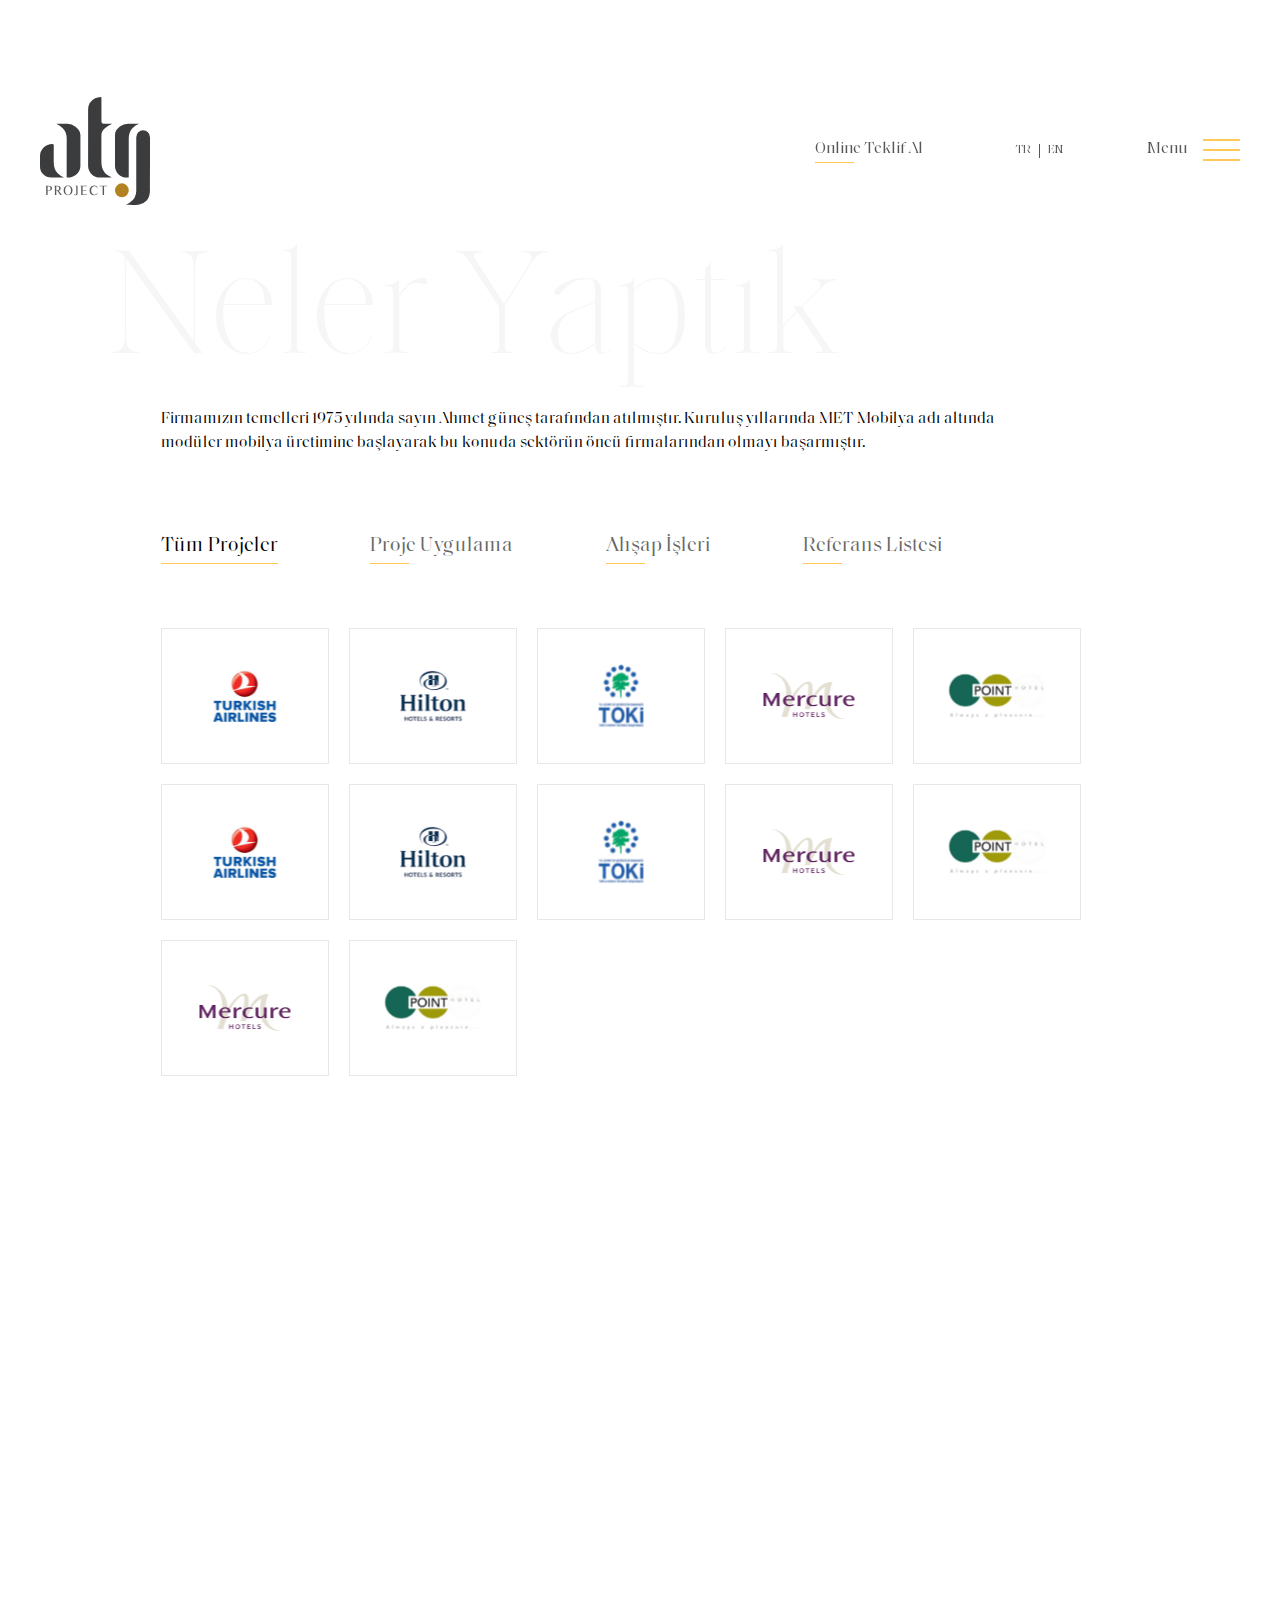
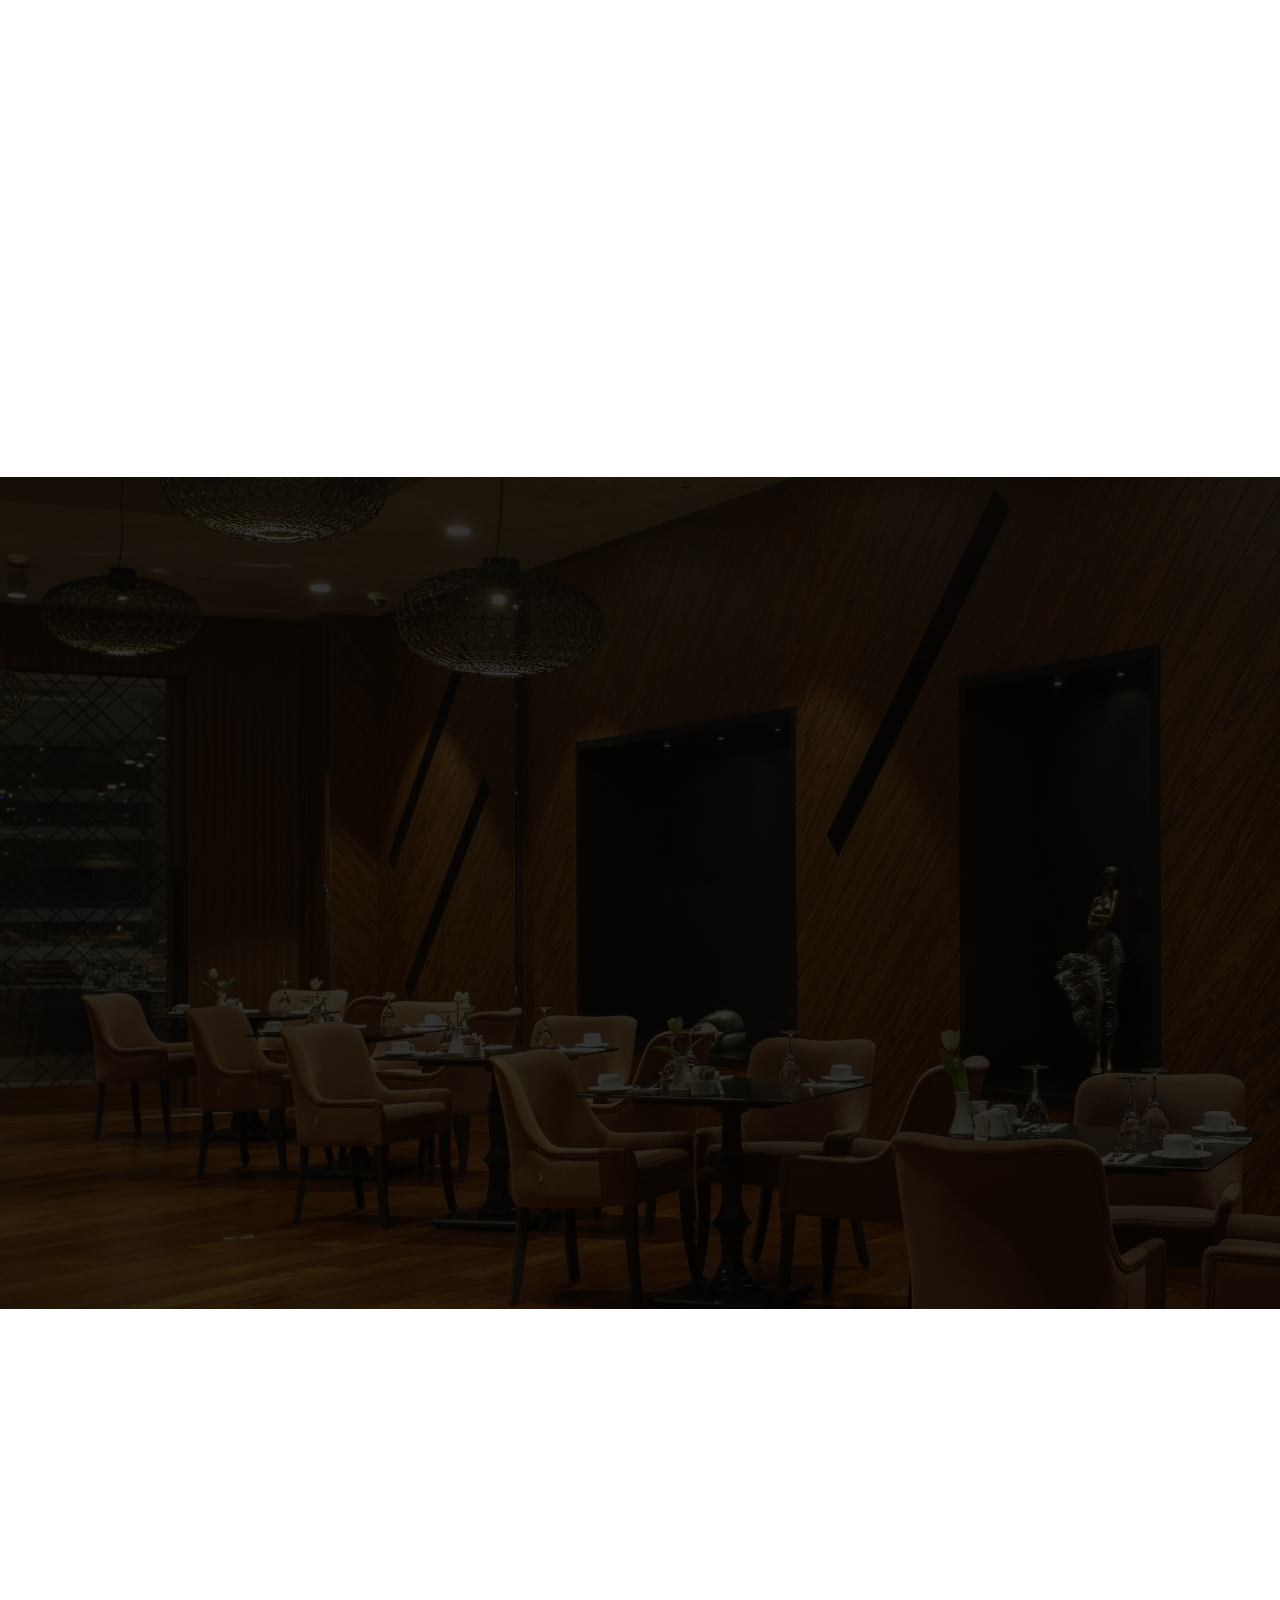
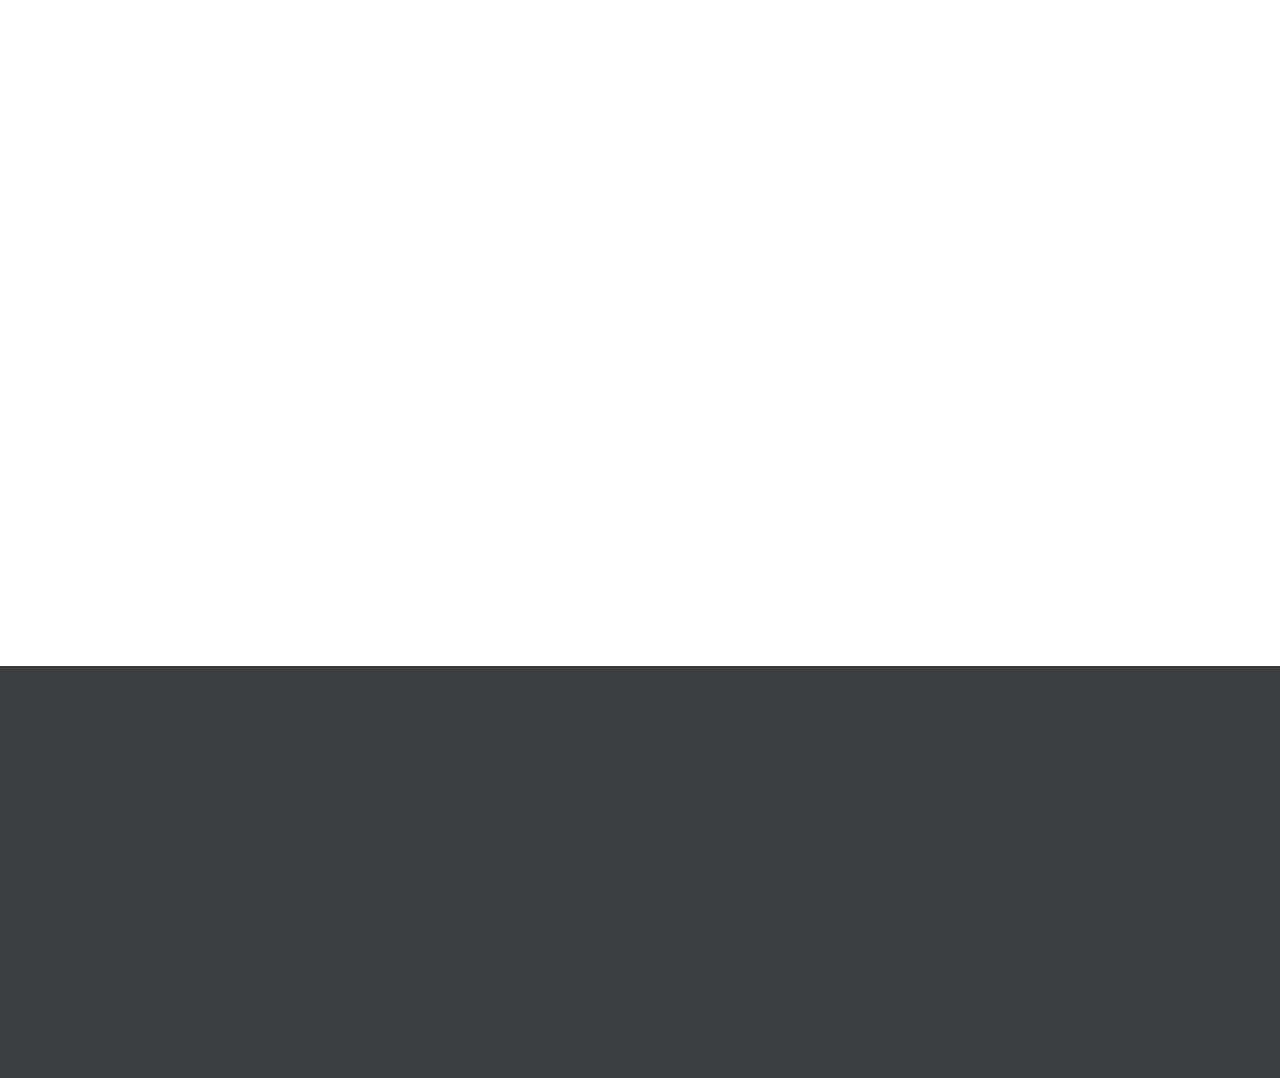
<file: neler-yaptik-logolu.html>
﻿<!DOCTYPE html>
<html xmlns="http://www.w3.org/1999/xhtml">
<head>
    <title></title>
    <meta http-equiv="X-UA-Compatible" content="IE=edge" />
    <link href="css/normalize.css" rel="stylesheet" />
    <script type="text/javascript">
        var cachebuster = Math.round(new Date().getTime() / 1000);
        document.write('<li' + 'nk rel="stylesheet" href="css/style.css?cb=' + cachebuster + '">');
    </script>
    <link rel="stylesheet" href="css/owl.carousel.min.css">
    <link rel="stylesheet" href="css/owl.theme.default.min.css">
    <link rel="stylesheet" type="text/css" href="css/animate.css" />
    <meta name="viewport" content="initial-scale=1.0" />


	
    
</head>
<body>

	<div class="online-teklif-popup">
		<form id="form" accept-charset="UTF-8" enctype="multipart/form-data" novalidate="">
		<a href="javascript:;" class="close"><img src="img/close.svg" /></a>
		<div class="center neler-yaptik ">
			<div class="left">
				<h2 data-split-letters-big="50">Online Teklif</h2> 
				<h3 data-split-letters="1000">Online Teklif Formu</h3>
				<div class="text">
					<div class="colm-text">
						Sed ut perspiciatis unde omnis iste natus error sit voluptatem <br>accusantium doloremque laudantium, totam rem aperiam, eaque ipsa<br> quae ab illo inventore veritatis et quasi.
					</div>
				</div>
				<div class="ik-form" data-wow-delay="1s">
					<div class="row">
						<span>İsim Soyisim</span>
						<input type="text" name="adiSoyadiOnline" id="adiSoyadiOnline" class="text">
					</div>
					<div class="row">
						<span>Telefon</span>
						<input type="text" name="telefonOnline" id="telefonOnline" class="text">
					</div>
					<div class="row">
						<span>E-Posta</span>
						<input type="email" id="emailOnline" name="emailOnline"  class="text">
					</div>
					<div class="row">
						<span>Mesajınız</span>
						<input type="text" id="mesajOnline" name="mesajOnline" class="text">
					</div>
					<div class="row">
						
						<div class="form-btn">
							<input type="submit" class="send-btn" value="gönder">
						</div>
						
					</div>
				</div>
				<div class="clr"></div>
			</div>
			<div class="clr"></div>
		</div>
	</form>
	</div>
    <div class="popup-bg"></div>
	

    <div class="menu-wrapper">
        <div class="center">
            <nav>
                <a href="index.html">Anasayfa <span>Anasayfa</span></a>
                <div class="clr"></div>
                <a href="kurumsal.html">Kurumsal <span>Kurumsal</span></a>
                <div class="clr"></div>
                <a href="neler-yaptik.html">Neler Yaptık<span>Neler Yaptık</span></a>
                <div class="clr"></div>
                <!--<a href="neler-yaptik.html">Neler Yaptık<span>Neler Yaptık</span></a>-->
                <div class="clr"></div>
                <a href="blog.html">Blog<span>Blog</span></a>
                <div class="clr"></div>
                <a class="link" href="index.html#iletisim" style="margin-bottom:0;">İletişim<span>İletişim</span></a>
            </nav>
            <div class="menu-bottom">
                <div class="item-menu social-left">
                    <a href="#"><img src="img/face-white.svg" /></a>
                    <a href="#"><img src="img/instagram-white.svg" /></a>
                    <a href="#"><img src="img/youtube-white.svg" /></a>
                </div>
                <div class="item-menu">
                    Anadolu Tasarım Grubu
                </div>
                <div class="item-menu">
                    2020
                </div>
            </div>
        </div>
    </div>
    
	<header>
		<div class="center">
            
            <nav>
                <div class="left-header">
                    <a href="index.html" class="logo"></a>
                    
                </div>
                <div class="right-header">
                    <a href="javascript:;" class="online-teklif">Online Teklif Al</a>
                    <div class="lang">
                        <a href="#">TR</a>
                        <a href="#">EN</a>
                    </div>
                    <div class="menu-btn">
                        <p>Menu</p>
                        <div class="nav-icon">
                            <div></div>
                        </div>
                    </div>
                </div>
                
                
            </nav>
		</div>
    </header>
    
    
    
    <div class="center neler-yaptik">
        <div class="left">
           <h2 data-split-letters-big="50">Neler Yaptık</h2> 
            <h3 data-split-letters="1000">Neler Yaptık</h3>
            <div class="text wow fadeInUp" data-wow-delay="0.8s">
                <div class="colm-text">
                    Firmamızın temelleri 1975 yılında sayın Ahmet güneş tarafından atılmıştır. Kuruluş yıllarında MET Mobilya adı altında modüler mobilya üretimine başlayarak bu konuda sektörün öncü firmalarından olmayı başarmıştır.
                </div>
            </div>
            <div class="clr"></div>

            <div class="tab-butons wow fadeInUp" id="filters" data-wow-delay="1.2s">
                <a href="javascript:;" data-filter="all" class="link">Tüm Projeler</a>
                <a href="javascript:;" data-filter="proje-uygulama" class="link">Proje Uygulama</a>
                <a href="javascript:;" data-filter="ahsap-islemleri" class="link">Ahşap İşleri</a>
                <a href="javascript:;" data-filter="referans-listesi" class="link">Referans Listesi</a>
            </div>

            <div class="tab-content-logo" id="sortlist">
                <li data-filter="proje-uygulama"><a href="#"  class="wow fadeInUp"><img src="img/thy.png" /></a>           </li>
                <li data-filter="proje-uygulama"><a href="#"  class="wow fadeInUp"><img src="img/hilton.png" /></a>        </li>
                <li data-filter="proje-uygulama"><a href="#"  class="wow fadeInUp"><img src="img/toki.png" /></a>          </li>
                <li data-filter="proje-uygulama"><a href="#"  class="wow fadeInUp"><img src="img/mercure.png" /></a>       </li>
                <li data-filter="proje-uygulama"><a href="#"  class="wow fadeInUp"><img src="img/point.png" /></a>         </li>
                <li data-filter="ahsap-islemleri"><a href="#"  class="wow fadeInUp"><img src="img/thy.png" /></a>      </li>
                <li data-filter="ahsap-islemleri"><a href="#"  class="wow fadeInUp"><img src="img/hilton.png" /></a>   </li>
                <li data-filter="ahsap-islemleri"><a href="#"  class="wow fadeInUp"><img src="img/toki.png" /></a>     </li>
                <li data-filter="referans-listesi"><a href="#"  class="wow fadeInUp"><img src="img/mercure.png" /></a>  </li>
                <li data-filter="referans-listesi"><a href="#"  class="wow fadeInUp"><img src="img/point.png" /></a>    </li>
				<li data-filter="referans-listesi"><a href="#"  class="wow fadeInUp"><img src="img/mercure.png" /></a>  </li>
                <li data-filter="referans-listesi"><a href="#"  class="wow fadeInUp"><img src="img/point.png" /></a>    </li>
            </div>

            <div class="list-detail">
                <div class="colm wow fadeInUp" data-wow-delay="0.7s">
                    <div class="title">İSTANBUL HAVALİMANI THY <br>DESTEK BİNALARI</div>
                    <div class="date">DEVAM EDİYOR</div>
                    <div class="sirket">KALYON İNŞ. SAN.TİC.A.Ş</div>
                    <p>THY DESTEK BİNALARININ ÖZEL İMALATLARININ YAPIMI. SABİT MOBİLYA, CAM BÖLMELER, PASLANMAZ VE AKRİLİK İŞLERİ VB. ÖZEL İMALAT İŞLER</p>
                </div>

                <div class="colm wow fadeInUp" data-wow-delay="0.7s">
                    <div class="title">ÖZBEKİSTAN TAŞKENT HİLTON OTEL KONGRE MERKEZİ</div>
                    <div class="date">DEVAM EDİYOR</div>
                    <div class="sirket">KALYON İNŞ. SAN.TİC.A.Ş</div>
                    <p>THY DESTEK BİNALARININ ÖZEL İMALATLARININ YAPIMI. SABİT MOBİLYA, CAM BÖLMELER, PASLANMAZ VE AKRİLİK İŞLERİ VB. ÖZEL İMALAT İŞLER</p>
                </div>

                <div class="colm wow fadeInUp" data-wow-delay="0.7s">
                    <div class="title">İSTANBUL HAVALİMANI THY <br>DESTEK BİNALARI</div>
                    <div class="date">DEVAM EDİYOR</div>
                    <div class="sirket">KALYON İNŞ. SAN.TİC.A.Ş</div>
                    <p>THY DESTEK BİNALARININ ÖZEL İMALATLARININ YAPIMI. SABİT MOBİLYA, CAM BÖLMELER, PASLANMAZ VE AKRİLİK İŞLERİ VB. ÖZEL İMALAT İŞLER</p>
                </div>

                <div class="colm wow fadeInUp" data-wow-delay="0.7s">
                    <div class="title">ÖZBEKİSTAN TAŞKENT HİLTON OTEL KONGRE MERKEZİ</div>
                    <div class="date">DEVAM EDİYOR</div>
                    <div class="sirket">KALYON İNŞ. SAN.TİC.A.Ş</div>
                    <p>THY DESTEK BİNALARININ ÖZEL İMALATLARININ YAPIMI. SABİT MOBİLYA, CAM BÖLMELER, PASLANMAZ VE AKRİLİK İŞLERİ VB. ÖZEL İMALAT İŞLER</p>
                </div>


                <div class="colm wow fadeInUp" data-wow-delay="0.7s">
                    <div class="title">İSTANBUL HAVALİMANI THY <br>DESTEK BİNALARI</div>
                    <div class="date">DEVAM EDİYOR</div>
                    <div class="sirket">KALYON İNŞ. SAN.TİC.A.Ş</div>
                    <p>THY DESTEK BİNALARININ ÖZEL İMALATLARININ YAPIMI. SABİT MOBİLYA, CAM BÖLMELER, PASLANMAZ VE AKRİLİK İŞLERİ VB. ÖZEL İMALAT İŞLER</p>
                </div>

                <div class="colm wow fadeInUp" data-wow-delay="0.7s">
                    <div class="title">ÖZBEKİSTAN TAŞKENT HİLTON OTEL KONGRE MERKEZİ</div>
                    <div class="date">DEVAM EDİYOR</div>
                    <div class="sirket">KALYON İNŞ. SAN.TİC.A.Ş</div>
                    <p>THY DESTEK BİNALARININ ÖZEL İMALATLARININ YAPIMI. SABİT MOBİLYA, CAM BÖLMELER, PASLANMAZ VE AKRİLİK İŞLERİ VB. ÖZEL İMALAT İŞLER</p>
                </div>


            </div>

        </div>

        <div class="clr"></div>
    </div>



<div class="blog-row">
        <div class="center">
            <div class="text-top">
                <h2 data-split-letters-big="50">blog</h2> 
                <h3 data-split-letters="1000">Blog</h3>
                <div class="text wow fadeInUp" data-wow-delay="1.2s">
                    <div class="colm-text">
                        Sed ut perspiciatis unde omnis iste natus error sit voluptatem accusantium doloremque laudantium, totam rem aperiam, eaque ipsa quae ab illo inventore veritatis et quasi architecto beatae vitae dicta sunt explicabo. 
                    </div>
                </div>
            </div>
            <div class="clr"></div>
            <div class="blog-2-colm wow fadeInLeft" data-wow-delay="1.2s">
                <img src="img/blog-1.jpg" />
                <div class="text-area">
                    <div class="title">Sed ut perspiciatis unde omnis iste natus error sit voluptatem</div>
                    <p>Sed ut perspiciatis unde omnis iste natus error sit voluptatem accusantium doloremque laudantium.</p>
                    <a href="#">devamını oku</a>
                </div>
            </div>

            <div class="blog-2-colm wow fadeInRight" data-wow-delay="1.2s">
                <img src="img/blog-1.jpg" />
                <div class="text-area">
                    <div class="title">Sed ut perspiciatis unde omnis iste natus error sit voluptatem</div>
                    <p>Sed ut perspiciatis unde omnis iste natus error sit voluptatem accusantium doloremque laudantium.</p>
                    <a href="#">devamını oku</a>
                </div>
               
            </div>

        </div>
    </div>


    <div class="clr"></div>


 <div class="contact center" id="iletisim">
        <div class="text-top">
            <h2 data-split-letters-big="50">iletişim</h2> 
            <h3 data-split-letters="1000">iletişim</h3>
        </div>
		
		   <div class="contact-right wow fadeInRight" data-wow-delay="1.1s">
            <div class="title-top">iletişim formu</div>
            <p>Tüm soru, görüş ve önerileriniz için aşağıdaki form aracılığı ile bize ulaşabilirsiniz.</p>
			<form id="formIletisim" accept-charset="UTF-8" enctype="multipart/form-data" novalidate="">
			
            <div class="row">
                <span>İsim Soyisim</span>
                <input type="text" name="adiSoyadi" id="adiSoyadi"  class="text" />
            </div>
            <div class="row">
                <span>Telefon</span>
                <input type="text" name="telefon" id="telefon"  class="text" />
            </div>
            <div class="row">
                <span>E-Posta</span>
                <input type="text" name="email" id="email"  class="text" />
            </div>
            <div class="row">
                <span>Mesajınız</span>
                <input type="text" name="mesaj" id="mesaj"  class="text" />
            </div>
            <div class="row">
                <div class="form-btn">
                    <input type="submit" class="send-btn" value="gönder" />
                </div>
            </div>
			</form>
        </div>


        <div class="contact-left wow fadeInLeft" data-wow-delay="1.1s">
			<img src="img/mobil-contact.svg" class="mobil-contact" >
            <div class="row">
                <div class="title-sub">Adres</div>
                <p>Balıkhisar Mah. <br>
                Yıldırım Beyazıt Cad. No:47 <br>
                Akyurt -  Ankara </p>
                <div class="clr"></div>
                <a href="#" class="map-link">haritada göster</a>
            </div>
            <div class="row mobil-left">
                <div class="title-sub">Telefon</div>
                <p>0 (312) 312 12 12<br>
                    0 (312) 312 12 12</p>
            </div>
            <div class="row mobil-right">
                <div class="title-sub">E-Posta</div>
                <a class="eposta" href="mailto:info@atgproject.com">info@atgproject.com</a>
            </div>
            <div class="row line"></div>
            <div class="row last-item">
                <div class="title-sub">Bize Ulaşın</div>
                <p>Sosyal medya kanallarımızdan bize ulaşabilir, <br>
                    yeniliklerden haberdar olabilirsiniz. </p>
                <div class="social">
                    <a href="#"><img src="img/facebook.svg"/></a>
                    <a href="#"><img src="img/instagram.svg"/></a>
                    <a href="#"><img src="img/youtube.svg"/></a>
                </div>
				<div class="social social-mobil">
                    <a href="#"><img src="img/facebook-mobil.svg"/></a>
                    <a href="#"><img src="img/instagram-mobil.svg"/></a>
                    <a href="#"><img src="img/youtube-mobil.svg"/></a>
                </div>
            </div>
        </div>


      

		<div class="clr"></div>

    </div>
    
	
	
 <footer>
        <div class="center">
            <a href="#" class="footer-logo wow fadeInUp" data-wow-delay="0.5s"><img src="img/footer-logo.svg" /></a>
            <div class="footer-menu ">
                <div class="item-link wow fadeIn" data-wow-delay="0.0s">
                    <a href="#" class="top-link">Kurumsal</a>
                    <div class="bottom-menu-footer">
                        <a href="#" class="bottom-link">Hakkımızda</a>
                        <a href="#" class="bottom-link">İnsan Kaynakları </a>
                        <a href="#" class="bottom-link">Ekibimiz</a>
                        <a href="#" class="bottom-link">Dökümanlar</a>
                    </div>
                </div>
                <div class="item-link wow fadeIn" data-wow-delay="0.2s">
                    <a href="#" class="top-link">Online Teklif Al</a>
                </div>
                <div class="item-link wow fadeIn" data-wow-delay="0.4s">
                    <a href="#" class="top-link">Neler Yaparız</a>
                </div>
                <div class="item-link wow fadeIn" data-wow-delay="0.6s">
                    <a href="#" class="top-link">Neler Yaptık</a>
                </div>
                <div class="item-link wow fadeIn" data-wow-delay="0.8s">
                    <a href="#" class="top-link"> Blog</a>
                </div>
                <div class="item-link wow fadeIn" data-wow-delay="1s">
                    <a href="#" class="top-link">İletişim</a>
                </div>
            </div>

            <div class="clr"></div>

            <div class="footer-bottom wow fadeInUp" data-wow-delay="0.8s">
                <div class="item-bottom">
                    Anadolu Tasarım Grubu
                </div>
                <div class="item-bottom center-item">
                    2020
                </div>
                <div class="item-bottom right">
                    <a href="#">WEB TASARIM VE UYGULAMA <img src="img/siradisi.svg" /></a>
                </div>
            </div>
            
        </div>
    </footer>
   
   
   
  <script type="text/javascript" src="js/main_2.js"></script>
            <script src="js/jquery.min.js"></script>

    <script src="js/owl.carousel.js"></script>
    <script type="text/javascript" src="js/wow.min.js"></script>
	<script src="js/jquery.maskedinput.js"></script>
	<script src='js/jquery.validate.js'></script>
    <script src="js/jquery.xfilterlist.js"></script>
	 <script type="text/javascript">
            $(window).on('load', function () {

                // In action
                var sortlist = $('#sortlist');
                var mg = new xFilterList(sortlist, {
                    // you can set the margin in pixels
                    margin: 20
                });

                // Filtering
                var filter, links = $('a');
                links.on('click', function () {
                    if (!$(this).hasClass('active')) {

                        // Retrieve the filter value
                        filter = $(this).attr('data-filter');
                        // Filtering by retrieved value
                        mg.filterBy(filter);

                        links.removeClass('active');
                        $(this).addClass('active');

                        if (filter === 'all') {
                            sortlist.removeClass('filtered');
                        } else {
                            sortlist.addClass('filtered');
                        }
                    }

                });

                // Trigger click event for first link
                links.first().trigger('click');
				$('.neler-yaptik .left a.link').eq(0).addClass('active')
            });
        </script>

    <script>
        var cachebuster = Math.round(new Date().getTime() / 1000);
        document.write('<scr' + 'ipt type="text/javascript" src="js/function.js?cb=' + cachebuster + '"></scr' + 'ipt>');
    </script>
    <script src="js/TweenMax.js"></script>
    

</body>
</html>
</file>
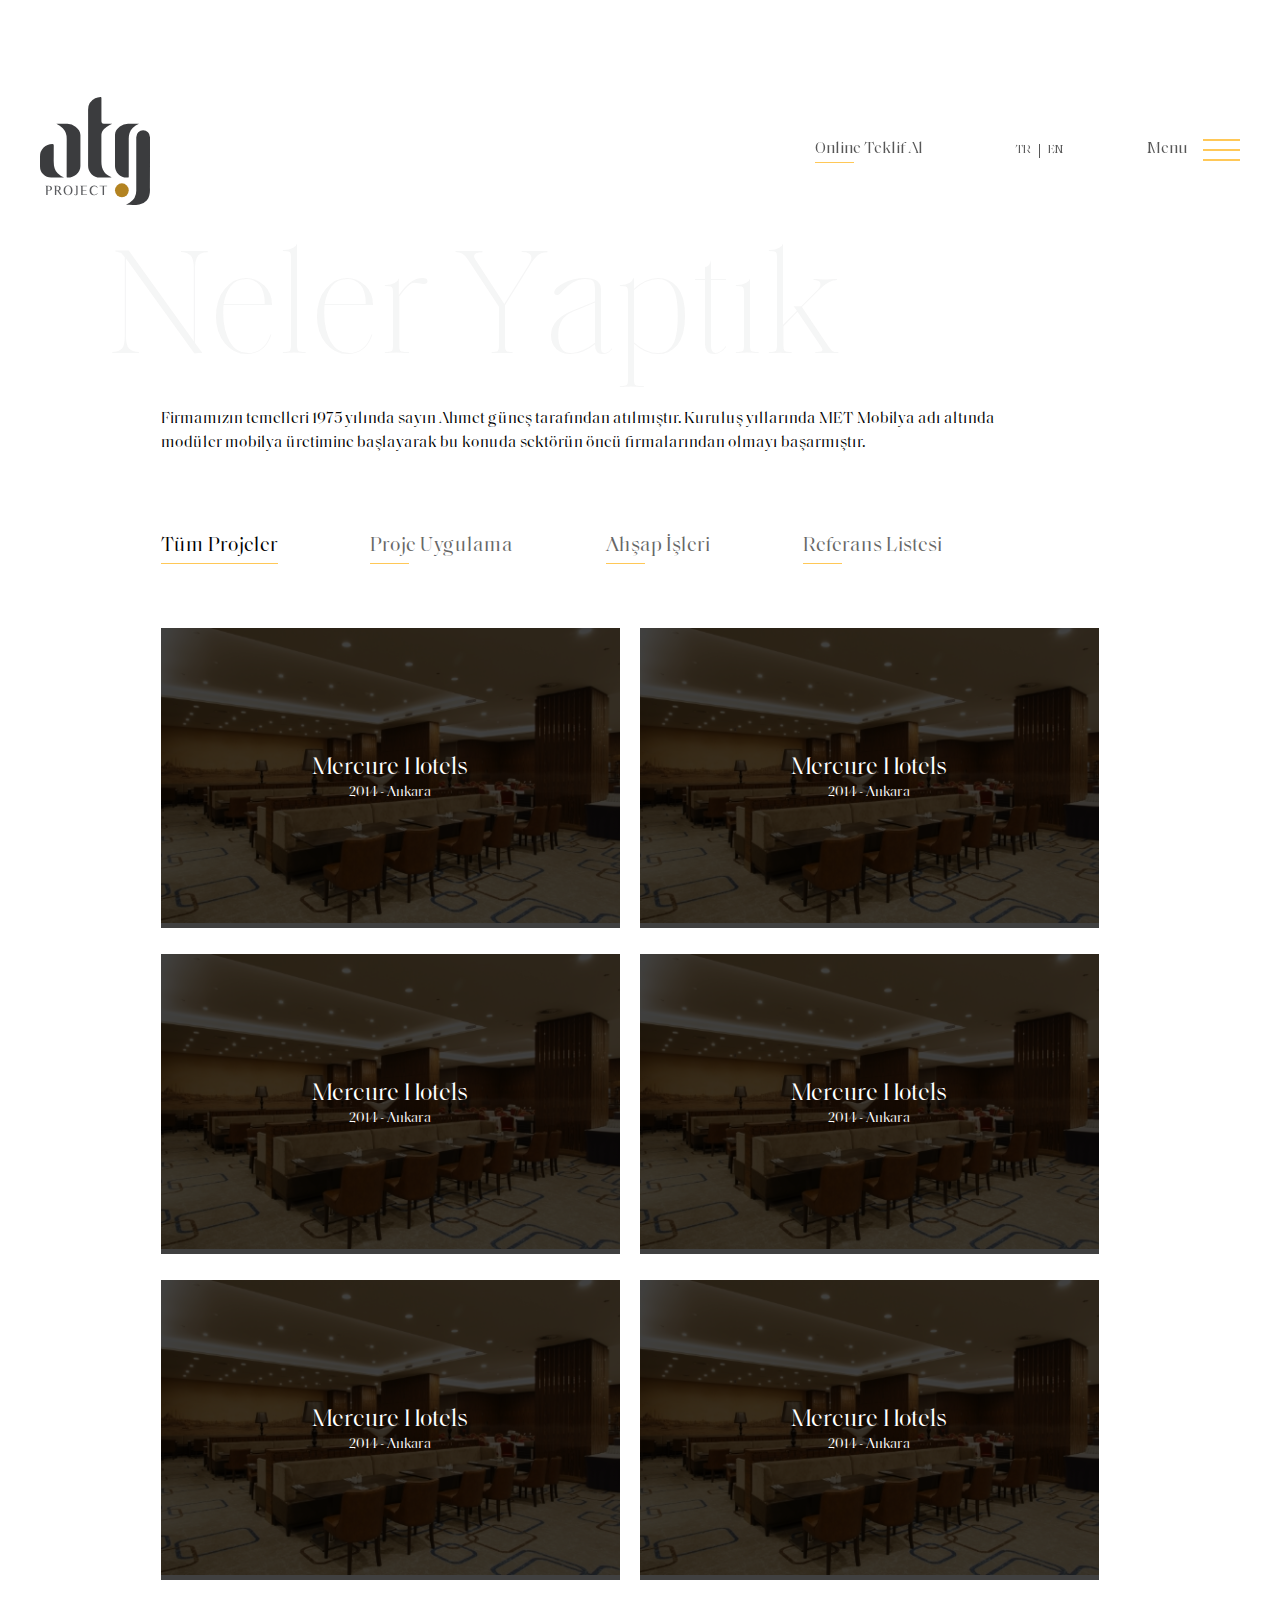
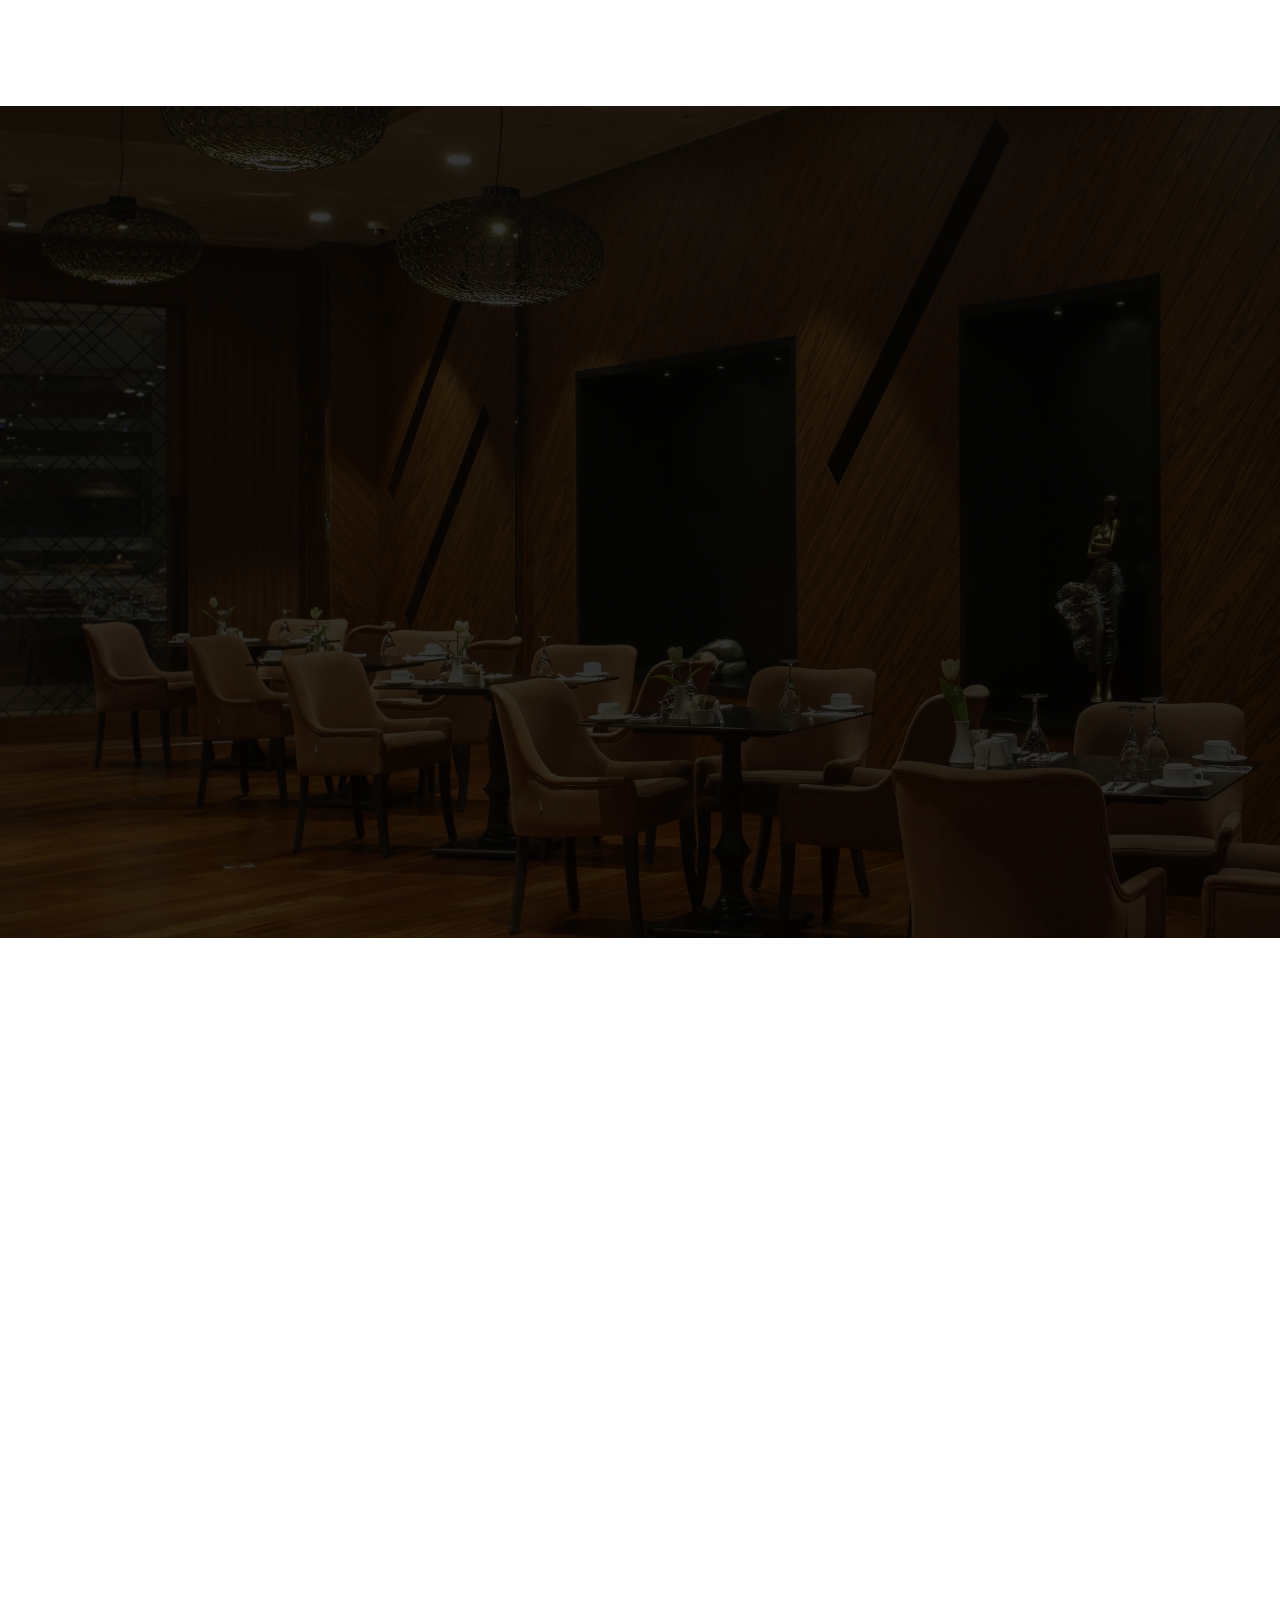
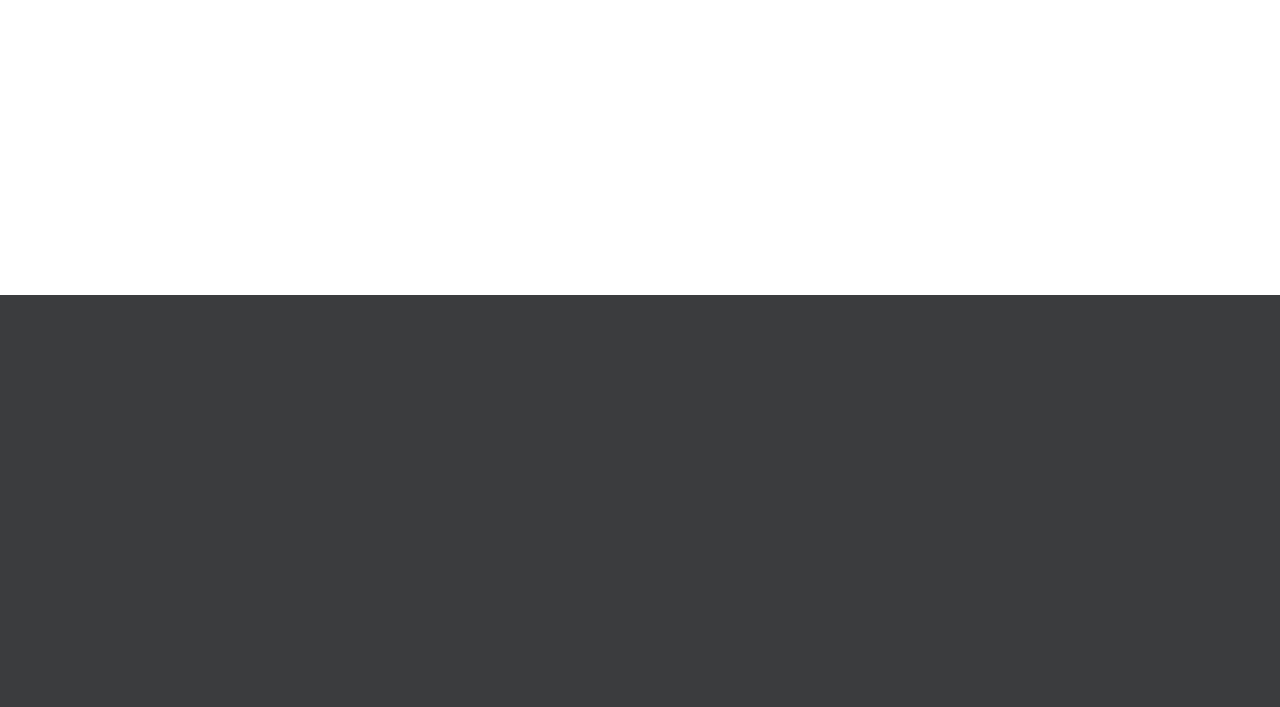
<file: neler-yaptik.html>
﻿<!DOCTYPE html>
<html xmlns="http://www.w3.org/1999/xhtml">
<head>
    <title></title>
    <meta http-equiv="X-UA-Compatible" content="IE=edge" />
    <link href="css/normalize.css" rel="stylesheet" />
    <script type="text/javascript">
        var cachebuster = Math.round(new Date().getTime() / 1000);
        document.write('<li' + 'nk rel="stylesheet" href="css/style.css?cb=' + cachebuster + '">');
    </script>
    <link rel="stylesheet" href="css/owl.carousel.min.css">
    <link rel="stylesheet" href="css/owl.theme.default.min.css">
    <link rel="stylesheet" type="text/css" href="css/animate.css" />
    <meta name="viewport" content="initial-scale=1.0" />

    
</head>
<body>

	<div class="online-teklif-popup">
		<form id="form" accept-charset="UTF-8" enctype="multipart/form-data" novalidate="">
		<a href="javascript:;" class="close"><img src="img/close.svg" /></a>
		<div class="center neler-yaptik ">
			<div class="left">
				<h2 data-split-letters-big="50">Online Teklif</h2> 
				<h3 data-split-letters="1000">Online Teklif Formu</h3>
				<div class="text">
					<div class="colm-text">
						Sed ut perspiciatis unde omnis iste natus error sit voluptatem <br>accusantium doloremque laudantium, totam rem aperiam, eaque ipsa<br> quae ab illo inventore veritatis et quasi.
					</div>
				</div>
				<div class="ik-form" data-wow-delay="1s">
					<div class="row">
						<span>İsim Soyisim</span>
						<input type="text" name="adiSoyadiOnline" id="adiSoyadiOnline" class="text">
					</div>
					<div class="row">
						<span>Telefon</span>
						<input type="text" name="telefonOnline" id="telefonOnline" class="text">
					</div>
					<div class="row">
						<span>E-Posta</span>
						<input type="email" id="emailOnline" name="emailOnline"  class="text">
					</div>
					<div class="row">
						<span>Mesajınız</span>
						<input type="text" id="mesajOnline" name="mesajOnline" class="text">
					</div>
					<div class="row">
						
						<div class="form-btn">
							<input type="submit" class="send-btn" value="gönder">
						</div>
						
					</div>
				</div>
				<div class="clr"></div>
			</div>
			<div class="clr"></div>
		</div>
	</form>
	</div>
    <div class="popup-bg"></div>
	


    <div class="menu-wrapper">
        <div class="center">
            <nav>
                <a href="index.html">Anasayfa <span>Anasayfa</span></a>
                <div class="clr"></div>
                <a href="kurumsal.html">Kurumsal <span>Kurumsal</span></a>
                <div class="clr"></div>
                <a href="neler-yaptik.html">Neler Yaptık<span>Neler Yaptık</span></a>
                <div class="clr"></div>
                <!--<a href="neler-yaptik.html">Neler Yaptık<span>Neler Yaptık</span></a>-->
                <div class="clr"></div>
                <a href="blog.html">Blog<span>Blog</span></a>
                <div class="clr"></div>
                <a class="link" href="index.html#iletisim" style="margin-bottom:0;">İletişim<span>İletişim</span></a>
            </nav>
            <div class="menu-bottom">
                <div class="item-menu social-left">
                    <a href="#"><img src="img/face-white.svg" /></a>
                    <a href="#"><img src="img/instagram-white.svg" /></a>
                    <a href="#"><img src="img/youtube-white.svg" /></a>
                </div>
                <div class="item-menu">
                    Anadolu Tasarım Grubu
                </div>
                <div class="item-menu">
                    2020
                </div>
            </div>
        </div>
    </div>
    
	<header>
		<div class="center">
            
            <nav>
                <div class="left-header">
                    <a href="index.html" class="logo"></a>
                    
                </div>
                <div class="right-header">
                    <a href="javascript:;" class="online-teklif">Online Teklif Al</a>
                    <div class="lang">
                        <a href="#">TR</a>
                        <a href="#">EN</a>
                    </div>
                    <div class="menu-btn">
                        <p>Menu</p>
                        <div class="nav-icon">
                            <div></div>
                        </div>
                    </div>
                </div>
                
                
            </nav>
		</div>
    </header>
    
    
    
    <div class="center neler-yaptik">
        <div class="left">
            <h2 data-split-letters-big="50">Neler Yaptık</h2> 
            <h3 data-split-letters="1000">Neler Yaptık</h3>
            <div class="text wow fadeInUp" data-wow-delay="0.8s">
                <div class="colm-text">
                    Firmamızın temelleri 1975 yılında sayın Ahmet güneş tarafından atılmıştır. Kuruluş yıllarında MET Mobilya adı altında modüler mobilya üretimine başlayarak bu konuda sektörün öncü firmalarından olmayı başarmıştır.
                </div>
            </div>
            <div class="clr"></div>

            <div class="tab-butons wow fadeInUp" id="filters" data-wow-delay="1.2s">
                 <a href="javascript:;" data-filter="all" class="link">Tüm Projeler</a>
                <a href="javascript:;" data-filter="proje-uygulama" class="link">Proje Uygulama</a>
                <a href="javascript:;" data-filter="ahsap-islemleri" class="link">Ahşap İşleri</a>
                <a href="javascript:;" data-filter="referans-listesi" class="link">Referans Listesi</a>
            </div>

            <div class="tab-content" id="sortlist">
                 <li data-filter="proje-uygulama">
					<a href="proje-detay.html" class="wow zoomIn" data-wow-delay="0.2s">
						<span>
							<p>Mercure Hotels</p>
							<small>2014 - Ankara</small>
						</span>
						<img src="img/neler-yaptik-1.jpg" />
					</a>
				</li>
                <li data-filter="proje-uygulama">
					<a href="proje-detay.html" class="wow zoomIn" data-wow-delay="0.2s">
						<span>
							<p>Mercure Hotels</p>
							<small>2014 - Ankara</small>
						</span>
						<img src="img/neler-yaptik-1.jpg" />
					</a>
				</li>
                 <li data-filter="ahsap-islemleri">
					<a href="proje-detay.html" class="wow zoomIn" data-wow-delay="0.2s">
						<span>
							<p>Mercure Hotels</p>
							<small>2014 - Ankara</small>
						</span>
						<img src="img/neler-yaptik-1.jpg" />
					</a>
				</li>
                <li data-filter="ahsap-islemleri">
					<a href="proje-detay.html" class="wow zoomIn" data-wow-delay="0.2s">
						<span>
							<p>Mercure Hotels</p>
							<small>2014 - Ankara</small>
						</span>
						<img src="img/neler-yaptik-1.jpg" />
					</a>
				</li>
				 <li data-filter="ahsap-islemleri">
					<a href="proje-detay.html" class="wow zoomIn" data-wow-delay="0.2s">
						<span>
							<p>Mercure Hotels</p>
							<small>2014 - Ankara</small>
						</span>
						<img src="img/neler-yaptik-1.jpg" />
					</a>
				</li>
				 <li data-filter="referans-listesi">
					<a href="proje-detay.html" class="wow zoomIn" data-wow-delay="0.2s">
						<span>
							<p>Mercure Hotels</p>
							<small>2014 - Ankara</small>
						</span>
						<img src="img/neler-yaptik-1.jpg" />
					</a>
				</li>
            </div>

        </div>

        <div class="clr"></div>
    </div>




    
	 <div class="blog-row">
        <div class="center">
            <div class="text-top">
                <h2 data-split-letters-big="50">blog</h2> 
                <h3 data-split-letters="1000">Blog</h3>
                <div class="text wow fadeInUp" data-wow-delay="1.2s">
                    <div class="colm-text">
                        Sed ut perspiciatis unde omnis iste natus error sit voluptatem accusantium doloremque laudantium, totam rem aperiam, eaque ipsa quae ab illo inventore veritatis et quasi architecto beatae vitae dicta sunt explicabo. 
                    </div>
                </div>
            </div>
            <div class="clr"></div>
            <div class="blog-2-colm wow fadeInLeft" data-wow-delay="1.2s">
                <img src="img/blog-1.jpg" />
                <div class="text-area">
                    <div class="title">Sed ut perspiciatis unde omnis iste natus error sit voluptatem</div>
                    <p>Sed ut perspiciatis unde omnis iste natus error sit voluptatem accusantium doloremque laudantium.</p>
                    <a href="#">devamını oku</a>
                </div>
            </div>

            <div class="blog-2-colm wow fadeInRight" data-wow-delay="1.2s">
                <img src="img/blog-1.jpg" />
                <div class="text-area">
                    <div class="title">Sed ut perspiciatis unde omnis iste natus error sit voluptatem</div>
                    <p>Sed ut perspiciatis unde omnis iste natus error sit voluptatem accusantium doloremque laudantium.</p>
                    <a href="#">devamını oku</a>
                </div>
               
            </div>

        </div>
    </div>



    <div class="clr"></div>


 <div class="contact center" id="iletisim">
        <div class="text-top">
            <h2 data-split-letters-big="50">iletişim</h2> 
            <h3 data-split-letters="1000">iletişim</h3>
        </div>
		
		   <div class="contact-right wow fadeInRight" data-wow-delay="1.1s">
            <div class="title-top">iletişim formu</div>
            <p>Tüm soru, görüş ve önerileriniz için aşağıdaki form aracılığı ile bize ulaşabilirsiniz.</p>
			<form id="formIletisim" accept-charset="UTF-8" enctype="multipart/form-data" novalidate="">
			
            <div class="row">
                <span>İsim Soyisim</span>
                <input type="text" name="adiSoyadi" id="adiSoyadi"  class="text" />
            </div>
            <div class="row">
                <span>Telefon</span>
                <input type="text" name="telefon" id="telefon"  class="text" />
            </div>
            <div class="row">
                <span>E-Posta</span>
                <input type="text" name="email" id="email"  class="text" />
            </div>
            <div class="row">
                <span>Mesajınız</span>
                <input type="text" name="mesaj" id="mesaj"  class="text" />
            </div>
            <div class="row">
                <div class="form-btn">
                    <input type="submit" class="send-btn" value="gönder" />
                </div>
            </div>
			</form>
        </div>


        <div class="contact-left wow fadeInLeft" data-wow-delay="1.1s">
			<img src="img/mobil-contact.svg" class="mobil-contact" >
            <div class="row">
                <div class="title-sub">Adres</div>
                <p>Balıkhisar Mah. <br>
                Yıldırım Beyazıt Cad. No:47 <br>
                Akyurt -  Ankara </p>
                <div class="clr"></div>
                <a href="#" class="map-link">haritada göster</a>
            </div>
            <div class="row mobil-left">
                <div class="title-sub">Telefon</div>
                <p>0 (312) 312 12 12<br>
                    0 (312) 312 12 12</p>
            </div>
            <div class="row mobil-right">
                <div class="title-sub">E-Posta</div>
                <a class="eposta" href="mailto:info@atgproject.com">info@atgproject.com</a>
            </div>
            <div class="row line"></div>
            <div class="row last-item">
                <div class="title-sub">Bize Ulaşın</div>
                <p>Sosyal medya kanallarımızdan bize ulaşabilir, <br>
                    yeniliklerden haberdar olabilirsiniz. </p>
                <div class="social">
                    <a href="#"><img src="img/facebook.svg"/></a>
                    <a href="#"><img src="img/instagram.svg"/></a>
                    <a href="#"><img src="img/youtube.svg"/></a>
                </div>
				<div class="social social-mobil">
                    <a href="#"><img src="img/facebook-mobil.svg"/></a>
                    <a href="#"><img src="img/instagram-mobil.svg"/></a>
                    <a href="#"><img src="img/youtube-mobil.svg"/></a>
                </div>
            </div>
        </div>


      

		<div class="clr"></div>

    </div>
    
	

  
    <footer>
        <div class="center">
            <a href="#" class="footer-logo wow fadeInUp" data-wow-delay="0.5s"><img src="img/footer-logo.svg" /></a>
            <div class="footer-menu ">
                <div class="item-link wow fadeIn" data-wow-delay="0.0s">
                    <a href="#" class="top-link">Kurumsal</a>
                    <div class="bottom-menu-footer">
                        <a href="#" class="bottom-link">Hakkımızda</a>
                        <a href="#" class="bottom-link">İnsan Kaynakları </a>
                        <a href="#" class="bottom-link">Ekibimiz</a>
                        <a href="#" class="bottom-link">Dökümanlar</a>
                    </div>
                </div>
                <div class="item-link wow fadeIn" data-wow-delay="0.2s">
                    <a href="#" class="top-link">Online Teklif Al</a>
                </div>
                <div class="item-link wow fadeIn" data-wow-delay="0.4s">
                    <a href="#" class="top-link">Neler Yaparız</a>
                </div>
                <div class="item-link wow fadeIn" data-wow-delay="0.6s">
                    <a href="#" class="top-link">Neler Yaptık</a>
                </div>
                <div class="item-link wow fadeIn" data-wow-delay="0.8s">
                    <a href="#" class="top-link"> Blog</a>
                </div>
                <div class="item-link wow fadeIn" data-wow-delay="1s">
                    <a href="#" class="top-link">İletişim</a>
                </div>
            </div>

            <div class="clr"></div>

            <div class="footer-bottom wow fadeInUp" data-wow-delay="0.8s">
                <div class="item-bottom">
                    Anadolu Tasarım Grubu
                </div>
                <div class="item-bottom center-item">
                    2020
                </div>
                <div class="item-bottom right">
                    <a href="#">WEB TASARIM VE UYGULAMA <img src="img/siradisi.svg" /></a>
                </div>
            </div>
            
        </div>
    </footer>
   
   
   
	
    <script type="text/javascript" src="js/main_2.js"></script>
    <script src="js/jquery.min.js"></script>
    <script src="js/owl.carousel.js"></script>
    <script type="text/javascript" src="js/wow.min.js"></script>
	<script src="js/jquery.maskedinput.js"></script>
	<script src='js/jquery.validate.js'></script>
	<script src="js/jquery.xfilterlist.js"></script>
	 <script type="text/javascript">
            $(window).on('load', function () {

                // In action
                var sortlist = $('#sortlist');
                var mg = new xFilterList(sortlist, {
                    // you can set the margin in pixels
                    margin: 20
                });

                // Filtering
                var filter, links = $('a');
                links.on('click', function () {
                    if (!$(this).hasClass('active')) {

                        // Retrieve the filter value
                        filter = $(this).attr('data-filter');
                        // Filtering by retrieved value
                        mg.filterBy(filter);

                        links.removeClass('active');
                        $(this).addClass('active');

                        if (filter === 'all') {
                            sortlist.removeClass('filtered');
                        } else {
                            sortlist.addClass('filtered');
                        }
                    }

                });

                // Trigger click event for first link
                links.first().trigger('click');
				$('.neler-yaptik .left a.link').eq(0).addClass('active')
            });
        </script>
    <script>
        var cachebuster = Math.round(new Date().getTime() / 1000);
        document.write('<scr' + 'ipt type="text/javascript" src="js/function.js?cb=' + cachebuster + '"></scr' + 'ipt>');
    </script>
    <script src="js/TweenMax.js"></script>
    

</body>
</html>
</file>
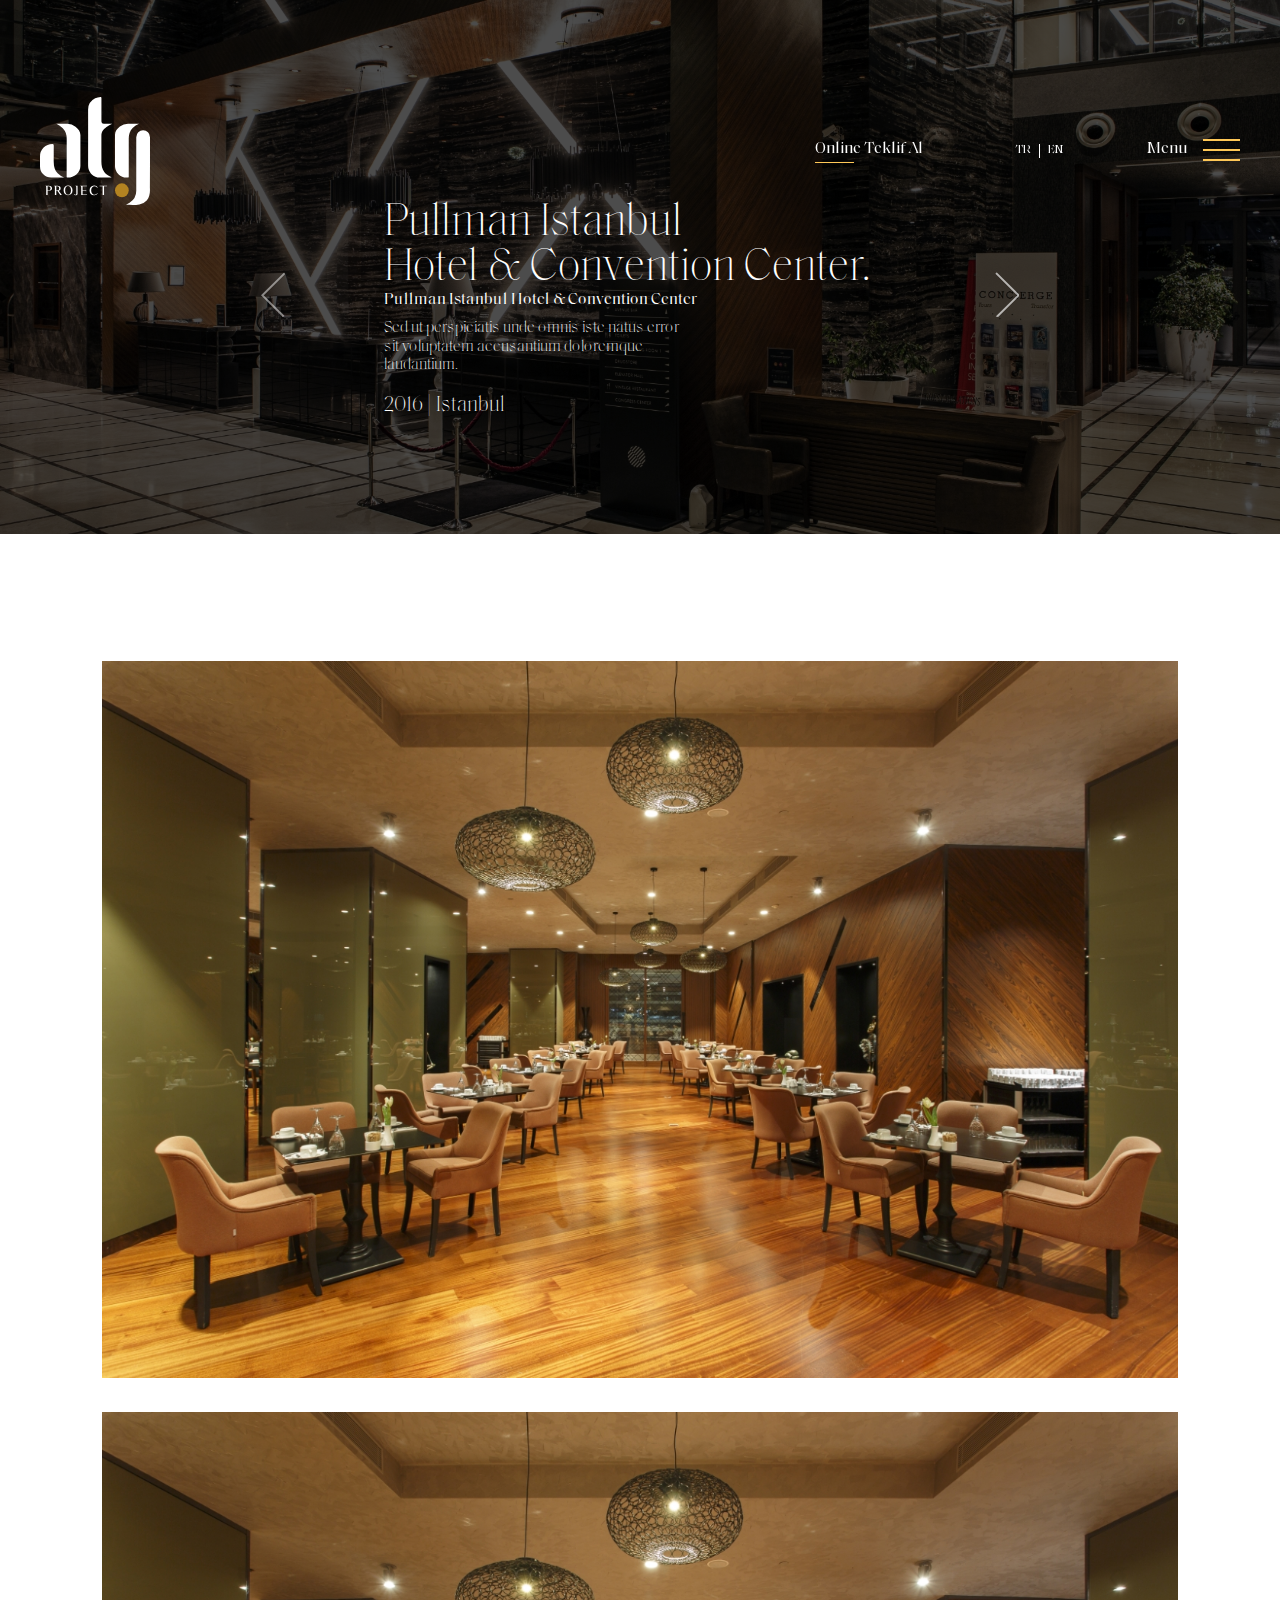
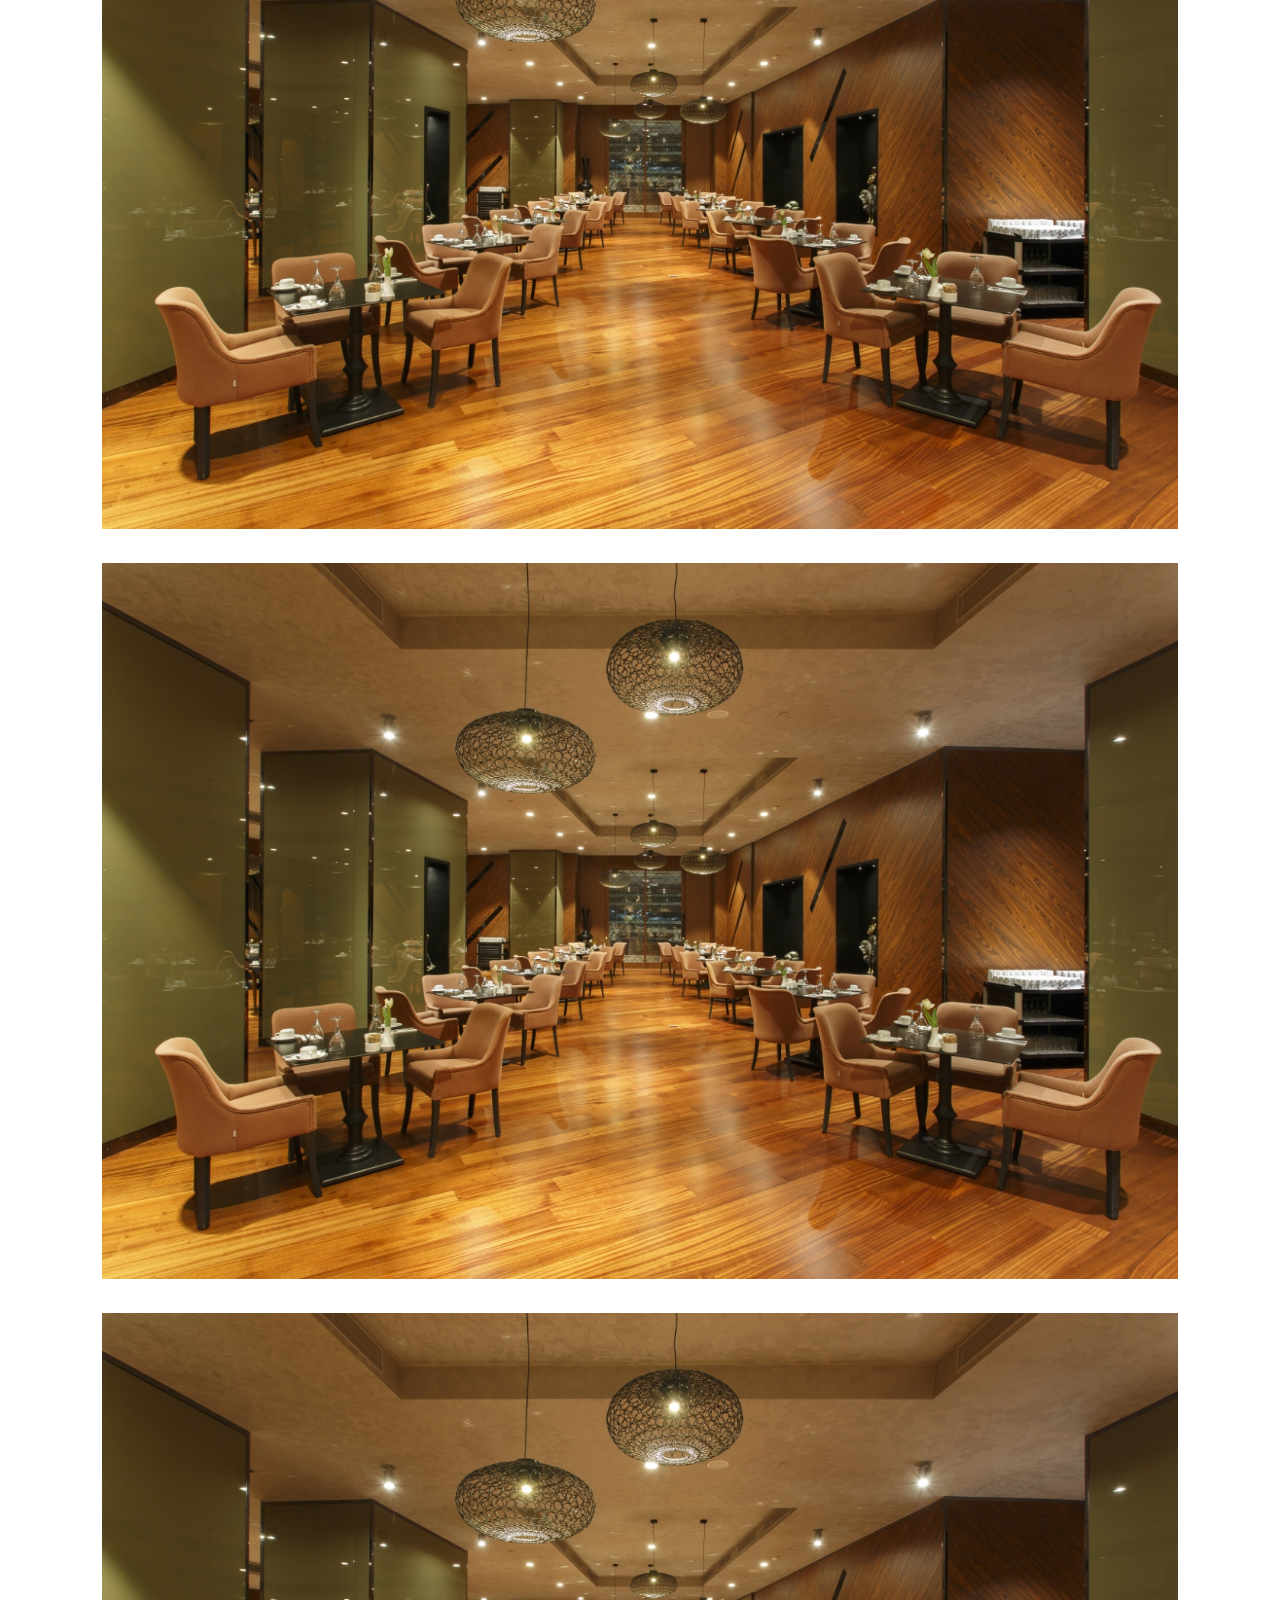
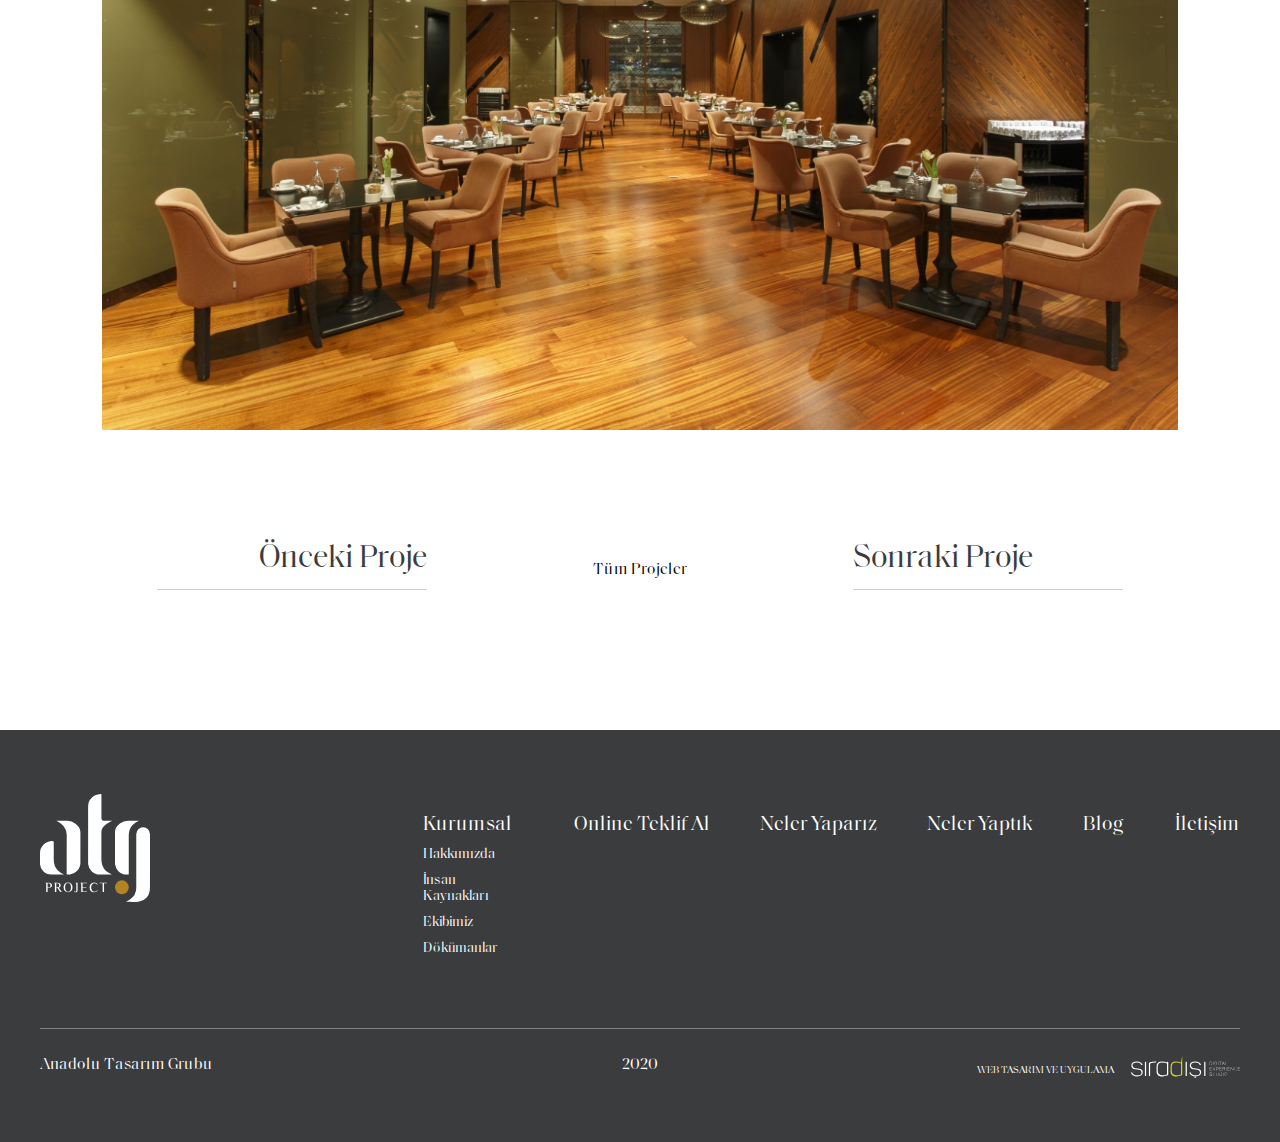
<file: proje-detay.html>
﻿<!DOCTYPE html>
<html xmlns="http://www.w3.org/1999/xhtml">
<head>
    <title></title>
    <meta http-equiv="X-UA-Compatible" content="IE=edge" />
    <link href="css/normalize.css" rel="stylesheet" />
    <script type="text/javascript">
        var cachebuster = Math.round(new Date().getTime() / 1000);
        document.write('<li' + 'nk rel="stylesheet" href="css/style.css?cb=' + cachebuster + '">');
    </script>
    <link rel="stylesheet" href="css/owl.carousel.min.css">
    <link rel="stylesheet" href="css/owl.theme.default.min.css">
    <link rel="stylesheet" type="text/css" href="css/animate.css" />
    <meta name="viewport" content="initial-scale=1.0" />

    
</head>
<body>

	<div class="online-teklif-popup">
		<form id="form" accept-charset="UTF-8" enctype="multipart/form-data" novalidate="">
		<a href="javascript:;" class="close"><img src="img/close.svg" /></a>
		<div class="center neler-yaptik ">
			<div class="left">
				<h2 data-split-letters-big="50">Online Teklif</h2> 
				<h3 data-split-letters="1000">Online Teklif Formu</h3>
				<div class="text">
					<div class="colm-text">
						Sed ut perspiciatis unde omnis iste natus error sit voluptatem <br>accusantium doloremque laudantium, totam rem aperiam, eaque ipsa<br> quae ab illo inventore veritatis et quasi.
					</div>
				</div>
				<div class="ik-form" data-wow-delay="1s">
					<div class="row">
						<span>İsim Soyisim</span>
						<input type="text" name="adiSoyadiOnline" id="adiSoyadiOnline" class="text">
					</div>
					<div class="row">
						<span>Telefon</span>
						<input type="text" name="telefonOnline" id="telefonOnline" class="text">
					</div>
					<div class="row">
						<span>E-Posta</span>
						<input type="email" id="emailOnline" name="emailOnline"  class="text">
					</div>
					<div class="row">
						<span>Mesajınız</span>
						<input type="text" id="mesajOnline" name="mesajOnline" class="text">
					</div>
					<div class="row">
						
						<div class="form-btn">
							<input type="submit" class="send-btn" value="gönder">
						</div>
						
					</div>
				</div>
				<div class="clr"></div>
			</div>
			<div class="clr"></div>
		</div>
	</form>
	</div>
	<div class="popup-bg"></div>
	
    
    <div class="menu-wrapper">
        <div class="center">
            <nav>
                <a href="index.html">Anasayfa <span>Anasayfa</span></a>
                <div class="clr"></div>
                <a href="kurumsal.html">Kurumsal <span>Kurumsal</span></a>
                <div class="clr"></div>
                <a href="neler-yaptik.html">Neler Yaptık<span>Neler Yaptık</span></a>
                <div class="clr"></div>
                <!--<a href="neler-yaptik.html">Neler Yaptık<span>Neler Yaptık</span></a>-->
                <div class="clr"></div>
                <a href="blog.html">Blog<span>Blog</span></a>
                <div class="clr"></div>
                <a class="link" href="index.html#iletisim" style="margin-bottom:0;">İletişim<span>İletişim</span></a>
            </nav>
            <div class="menu-bottom">
                <div class="item-menu social-left">
                    <a href="#"><img src="img/face-white.svg" /></a>
                    <a href="#"><img src="img/instagram-white.svg" /></a>
                    <a href="#"><img src="img/youtube-white.svg" /></a>
                </div>
                <div class="item-menu">
                    Anadolu Tasarım Grubu
                </div>
                <div class="item-menu">
                    2020
                </div>
            </div>
        </div>
    </div>


	<header>
		<div class="center">
            
            <nav>
                <div class="left-header">
                    <a href="index.html" class="logo"></a>
                    
                </div>
                <div class="right-header">
                    <a href="javascript:;" class="online-teklif">Online Teklif Al</a>
                    <div class="lang">
                        <a href="#">TR</a>
                        <a href="#">EN</a>
                    </div>
                    <div class="menu-btn">
                        <p>Menu</p>
                        <div class="nav-icon">
                            <div></div>
                        </div>
                    </div>
                </div>
                
                
            </nav>
		</div>
    </header>
    

    
    <div class="owl-carousel owl-theme detail-slider">
        <div class="item">
            <img src="img/detail-img.jpg" />
            <div class="slide-text">
                    <div class="title-big">Pullman Istanbul<br> Hotel & Convention Center.</div>
                    <div class="other-text">
						<div class="title-medium">Pullman Istanbul Hotel & Convention Center</div>
                        <p>Sed ut perspiciatis unde omnis iste natus error sit voluptatem accusantium doloremque laudantium.</p>
                        <a>2016  |  Istanbul</a>
                    </div>
            </div>
        </div>

        <div class="item">
            <img src="img/detail-img.jpg" />
            <div class="slide-text">
                    <div class="title-big">Pullman Istanbul<br> Hotel & Convention Center.</div>
                    <div class="other-text">
                        <div class="title-medium">Pullman Istanbul Hotel & Convention Center</div>
                        <p>Sed ut perspiciatis unde omnis iste natus error sit voluptatem accusantium doloremque laudantium.</p>
                        <a>2016  |  Istanbul</a>
                    </div>
            </div>
        </div>

        <div class="item">
            <img src="img/detail-img.jpg" />
            <div class="slide-text">
                    <div class="title-big">Pullman Istanbul<br> Hotel & Convention Center.</div>
                    <div class="other-text">
                        <div class="title-medium">Pullman Istanbul Hotel & Convention Center</div>
                        <p>Sed ut perspiciatis unde omnis iste natus error sit voluptatem accusantium doloremque laudantium.</p>
                        <a>2016  |  Istanbul</a>
                    </div>
            </div>
        </div>
      
    </div>



    <div class="detail-img">
        <img src="img/detail-img-1.jpg" />
        <img src="img/detail-img-1.jpg" />
        <img src="img/detail-img-1.jpg" />
        <img src="img/detail-img-1.jpg" />
    </div>
    
    

    <div class="detail-btn">
        <div class="item-area left">
            <a href="#">Önceki Proje</a>
        </div>
        <div class="item-area center">
            <a href="#">Tüm Projeler</a>
        </div>
        <div class="item-area right">
            <a href="#">Sonraki Proje</a>
        </div>
    </div>
    

    <footer>
        <div class="center">
            <a href="#" class="footer-logo"><img src="img/footer-logo.svg" /></a>
            <div class="footer-menu">
                <div class="item-link">
                    <a href="#" class="top-link">Kurumsal</a>
                    <div class="bottom-menu-footer">
                        <a href="#" class="bottom-link">Hakkımızda</a>
                        <a href="#" class="bottom-link">İnsan Kaynakları </a>
                        <a href="#" class="bottom-link">Ekibimiz</a>
                        <a href="#" class="bottom-link">Dökümanlar</a>
                    </div>
                </div>
                <div class="item-link">
                    <a href="#" class="top-link">Online Teklif Al</a>
                </div>
                <div class="item-link">
                    <a href="#" class="top-link">Neler Yaparız</a>
                </div>
                <div class="item-link">
                    <a href="#" class="top-link">Neler Yaptık</a>
                </div>
                <div class="item-link">
                    <a href="#" class="top-link"> Blog</a>
                </div>
                <div class="item-link">
                    <a href="#" class="top-link">İletişim</a>
                </div>
            </div>

            <div class="clr"></div>

            <div class="footer-bottom">
                <div class="item-bottom">
                    Anadolu Tasarım Grubu
                </div>
                <div class="item-bottom center-item">
                    2020
                </div>
                <div class="item-bottom right">
                    <a href="#">WEB TASARIM VE UYGULAMA <img src="img/siradisi.svg" /></a>
                </div>
            </div>
            
        </div>
    </footer>
   
 
	<script type="text/javascript" src="js/main_2.js"></script>
	<script src="js/jquery.min.js"></script>
	<script src="js/owl.carousel.js"></script>
	<script type="text/javascript" src="js/wow.min.js"></script>
	<script src="js/jquery.maskedinput.js"></script>
	<script src='js/jquery.validate.js'></script>
	<script>
		var cachebuster = Math.round(new Date().getTime() / 1000);
		document.write('<scr' + 'ipt type="text/javascript" src="js/function.js?cb=' + cachebuster + '"></scr' + 'ipt>');
	</script>
	<script src="js/TweenMax.js"></script>
	
    <script>
		$('header').addClass('white-menu');
	</script>
	

</body>
</html>
</file>
